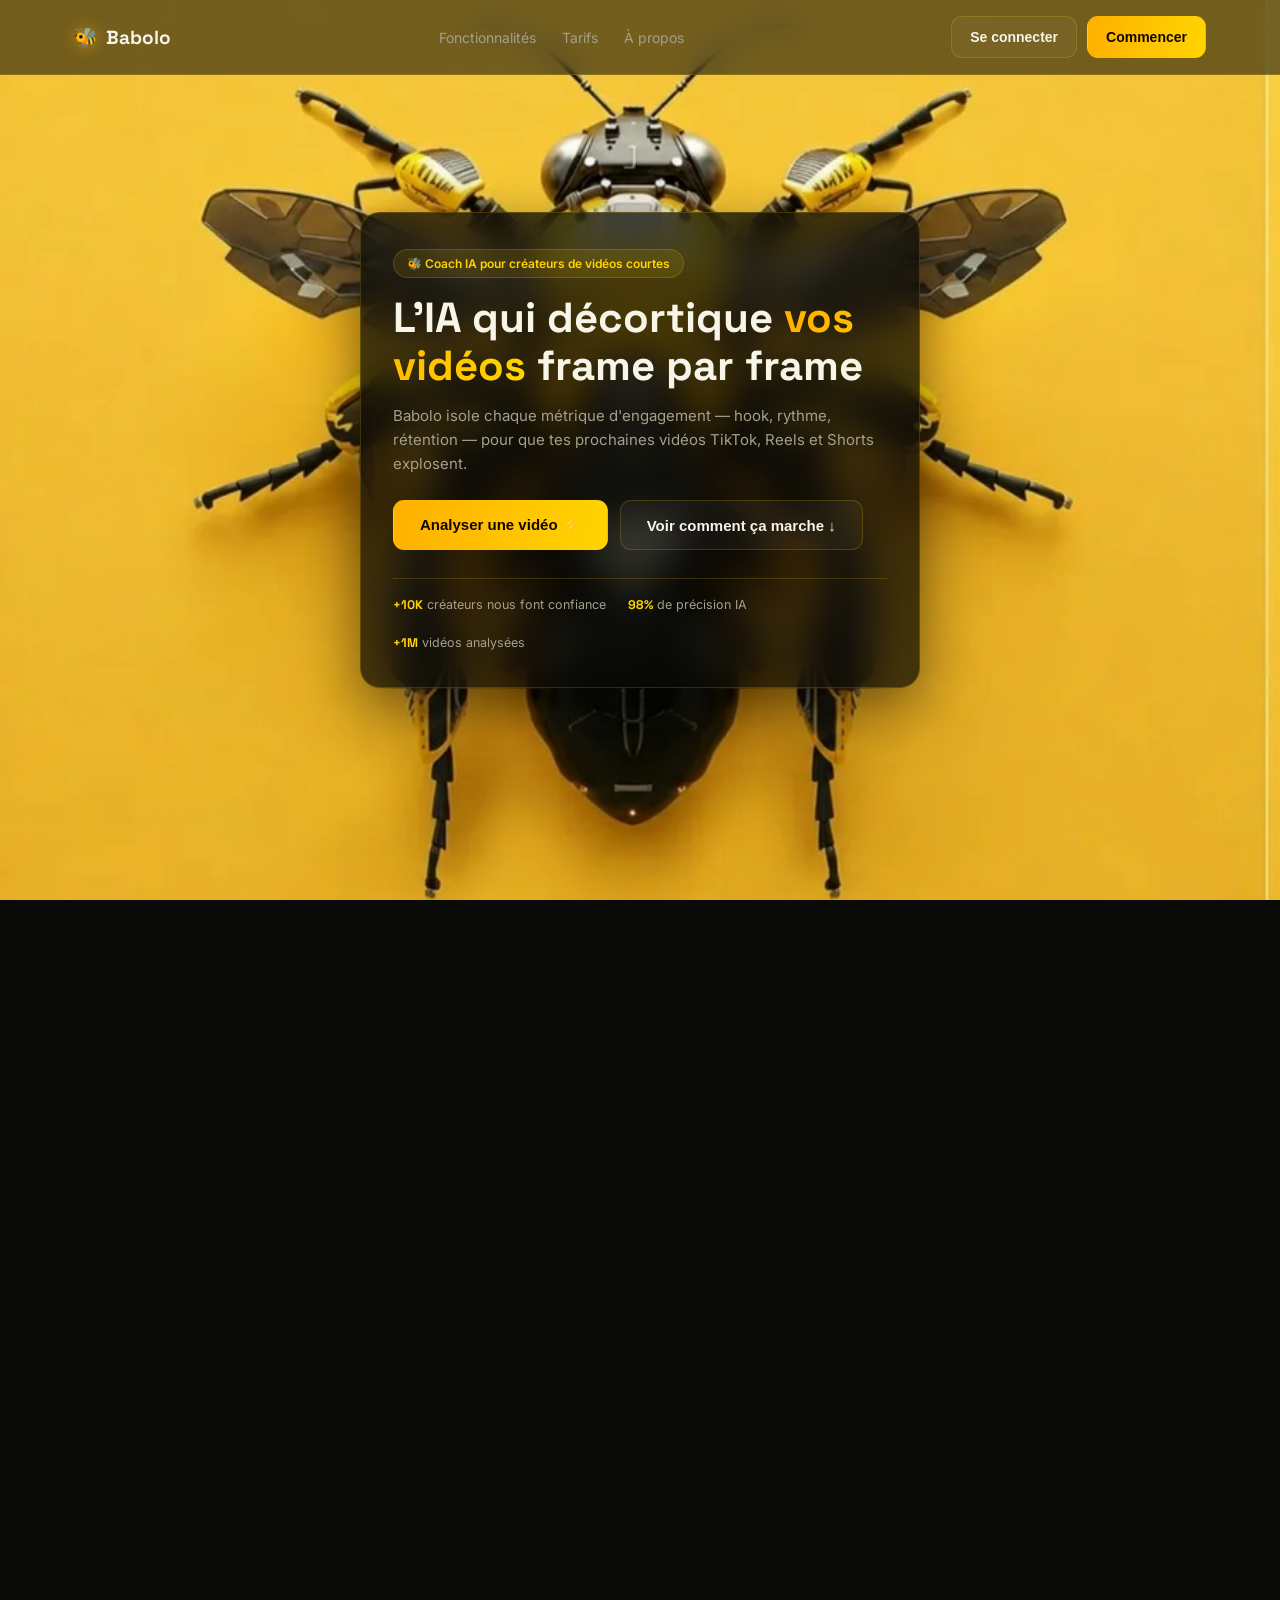
<file: index.html>
<!DOCTYPE html>
<html lang="fr">
<head>
<meta charset="UTF-8">
<meta name="viewport" content="width=device-width, initial-scale=1.0">
<title>Babolo — Coach IA pour créateurs de vidéos courtes | TikTok, Reels, Shorts</title>
<meta name="description" content="Babolo analyse tes vidéos TikTok, Reels et Shorts avec une vraie IA : score de viralité, conseils d'accroche et de rythme, légendes en français et créole. Paiement local Natcash, MonCash, USDT.">
<link rel="canonical" href="https://babolo.app/">

<meta property="og:type" content="website">
<meta property="og:site_name" content="Babolo">
<meta property="og:title" content="Babolo — Coach IA pour créateurs de vidéos courtes">
<meta property="og:description" content="Score de viralité, conseils concrets et légendes bilingues FR/Créole pour tes vidéos TikTok, Reels et Shorts.">
<meta property="og:image" content="https://babolo.app/assets/og-image.png">
<meta property="og:url" content="https://babolo.app/">
<meta property="og:locale" content="fr_HT">

<meta name="twitter:card" content="summary_large_image">
<meta name="twitter:title" content="Babolo — Coach IA pour créateurs de vidéos courtes">
<meta name="twitter:description" content="Score de viralité, conseils concrets et légendes bilingues FR/Créole pour tes vidéos TikTok, Reels et Shorts.">
<meta name="twitter:image" content="https://babolo.app/assets/og-image.png">

<meta name="theme-color" content="#0b0f19">
<meta name="color-scheme" content="dark">
<link rel="icon" type="image/png" sizes="32x32" href="assets/favicon-32.png">
<link rel="icon" type="image/png" sizes="512x512" href="assets/favicon-512.png">
<link rel="apple-touch-icon" href="assets/favicon-512.png">

<script type="application/ld+json">
{
  "@context": "https://schema.org",
  "@type": "SoftwareApplication",
  "name": "Babolo",
  "applicationCategory": "BusinessApplication",
  "operatingSystem": "Web",
  "description": "Coach IA pour créateurs de vidéos courtes : analyse TikTok/Reels/Shorts, score de viralité, conseils bilingues français/créole haïtien.",
  "offers": { "@type": "Offer", "price": "0", "priceCurrency": "HTG" }
}
</script>

<link rel="preconnect" href="https://fonts.googleapis.com">
<link href="https://fonts.googleapis.com/css2?family=Space+Grotesk:wght@500;600;700&family=Inter:wght@400;500;600;700&display=swap" rel="stylesheet">
<link rel="stylesheet" href="css/style.css">
</head>
<body>

<canvas id="sequence-canvas"></canvas>

<div id="loading-screen">
  <div class="loader-bee">🐝</div>
  <div class="loader-bar"><div class="loader-fill" id="loader-fill"></div></div>
  <div class="loader-text">Chargement de l'expérience…</div>
</div>

<header class="navbar">
  <div class="navbar-inner">
    <div class="nav-logo"><span class="nav-logo-icon">🐝</span> Babolo</div>
    <nav class="nav-links">
      <a href="#comment-ca-marche">Fonctionnalités</a>
      <a href="#tarifs">Tarifs</a>
      <a href="#a-propos">À propos</a>
    </nav>
    <div class="nav-actions">
      <button class="btn btn-ghost" id="nav-login">Se connecter</button>
      <button class="btn btn-flame" id="nav-signup">Commencer</button>
    </div>
  </div>
</header>

<main class="scroll-content">

  <section class="hero-spacer" id="hero">
    <div class="card glass-card hero-card" data-card="1">
      <div class="hero-badge">🐝 Coach IA pour créateurs de vidéos courtes</div>
      <h1 class="hero-title">L'IA qui décortique <span class="text-gradient">vos vidéos</span> frame par frame</h1>
      <p class="hero-sub">Babolo isole chaque métrique d'engagement — hook, rythme, rétention — pour que tes prochaines vidéos TikTok, Reels et Shorts explosent.</p>
      <div class="hero-ctas">
        <button class="btn btn-flame btn-lg" id="hero-cta">Analyser une vidéo ⚡</button>
        <button class="btn btn-ghost btn-lg" id="hero-scroll-hint">Voir comment ça marche ↓</button>
      </div>
      <div class="hero-stats">
        <div><b>+10K</b> créateurs nous font confiance</div>
        <div><b>98%</b> de précision IA</div>
        <div><b>+1M</b> vidéos analysées</div>
      </div>
    </div>
  </section>

  <section class="mid-spacer" id="comment-ca-marche">
    <div class="card glass-card feature-card" data-card="2">
      <div class="tag">Diagnostic IA</div>
      <h2>Chaque frame compte</h2>
      <p>Gemini regarde et écoute réellement ta vidéo — pas une devinette générique. Score de viralité sur 100, hook, rythme, adéquation niche, benchmarké contre de vrais comptes de ta taille.</p>
      <div class="feature-grid">
        <div class="feature-pill">🎯 Score /100</div>
        <div class="feature-pill">🪝 Analyse du hook</div>
        <div class="feature-pill">✂️ Courbe de rétention</div>
        <div class="feature-pill">📊 Benchmark réel</div>
      </div>
    </div>
  </section>

  <section class="end-spacer" id="tarifs">
    <div class="card glass-card feature-card" data-card="3">
      <div class="tag">Dashboard & Résultats</div>
      <h2>Vois exactement ce qui marche</h2>
      <p>Légendes en français et créole, hashtags prêts à copier, simulation de performance, et le suivi de ta progression analyse après analyse.</p>
      <button class="btn btn-flame btn-lg" id="final-cta">Créer mon compte gratuitement 🐝</button>
    </div>
  </section>

</main>

<script src="js/app.js"></script>
</body>
</html>
</file>
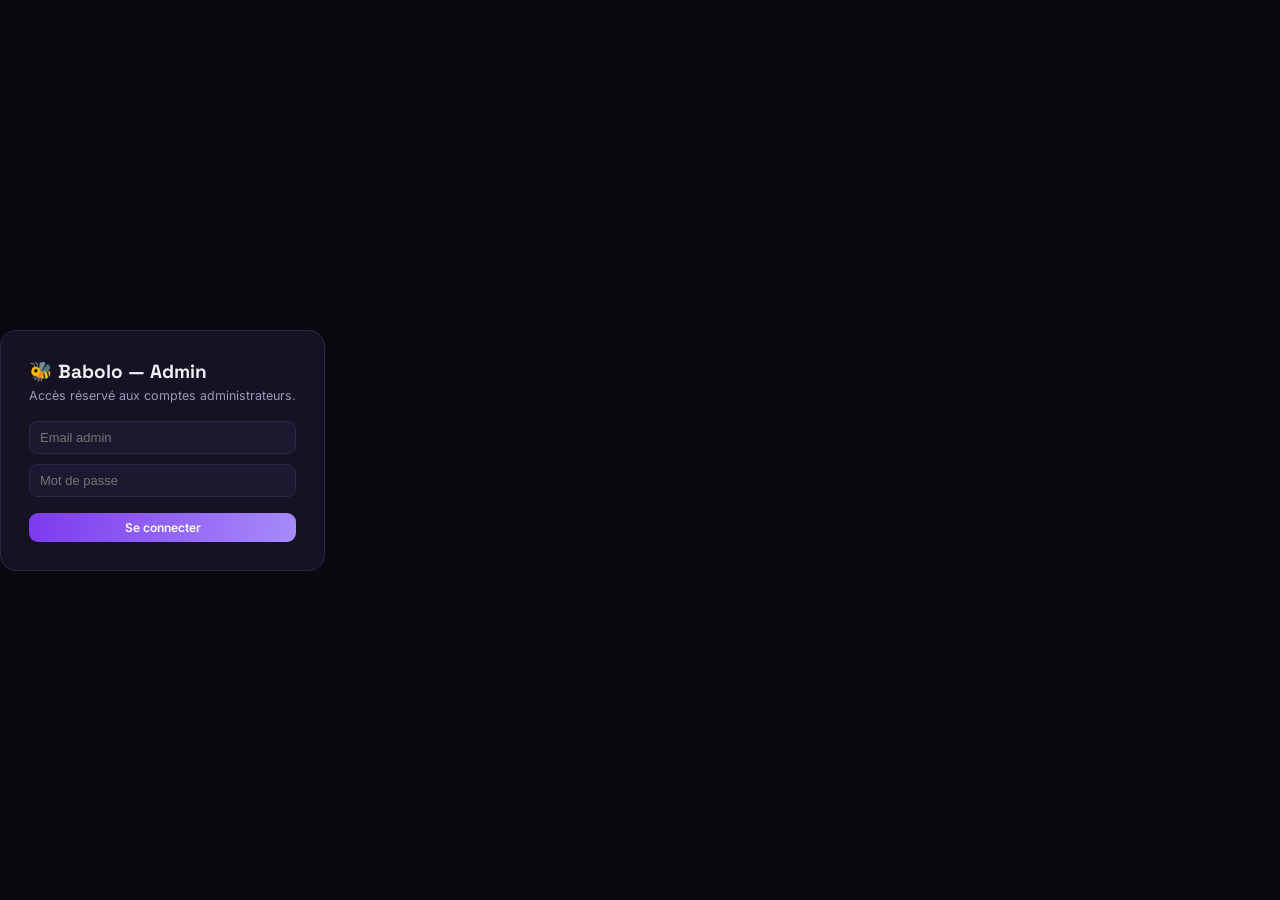
<file: admin.html>
<!DOCTYPE html>
<html lang="fr">
<head>
<meta charset="UTF-8">
<meta name="viewport" content="width=device-width, initial-scale=1.0">
<title>Babolo — Admin Console</title>
<meta name="robots" content="noindex, nofollow">
<link rel="preconnect" href="https://fonts.googleapis.com">
<link href="https://fonts.googleapis.com/css2?family=Space+Grotesk:wght@600;700&family=Inter:wght@400;500;600;700&family=JetBrains+Mono:wght@500&display=swap" rel="stylesheet">
<style>
  :root{
    color-scheme: dark;
    --bg:#0a0910; --bg-elev:#141223; --bg-elev-2:#1b1830;
    --border:#2a2645; --text:#f1f0f7; --text-dim:#9b97b8; --text-faint:#5f5c7a;
    --mauve-1:#a78bfa; --mauve-2:#7c3aed; --lime:#c6ff5e; --danger:#ff5f6d; --amber:#ffb020;
  }
  *{box-sizing:border-box;}
  body{margin:0;background:var(--bg);color:var(--text);font-family:'Inter',sans-serif;}
  h1,h2,.display{font-family:'Space Grotesk',sans-serif;}
  .mono{font-family:'JetBrains Mono',monospace;}
  button{font-family:inherit;cursor:pointer;}
  ::-webkit-scrollbar{width:8px;} ::-webkit-scrollbar-thumb{background:var(--border);border-radius:8px;}

  #app{display:flex; min-height:100vh;}
  .sidebar{width:230px; flex-shrink:0; background:var(--bg-elev); border-right:1px solid var(--border); padding:20px 14px; display:flex; flex-direction:column; gap:4px;}
  .sidebar-logo{display:flex; align-items:center; gap:8px; font-weight:700; font-size:17px; padding:8px 10px 20px;}
  .sidebar-logo .badge{font-size:10px; background:var(--mauve-2); color:#fff; padding:2px 7px; border-radius:100px; margin-left:4px;}
  .nav-item{display:flex; align-items:center; gap:10px; padding:10px 12px; border-radius:10px; color:var(--text-dim); font-size:13.5px; font-weight:600; background:none; border:none; text-align:left; width:100%;}
  .nav-item.active{background:rgba(167,139,250,.12); color:var(--mauve-1);}
  .nav-item:hover:not(.active){background:rgba(255,255,255,.03);}

  .main{flex:1; padding:26px 30px; max-width:1200px;}
  .topbar{display:flex; justify-content:space-between; align-items:center; margin-bottom:24px;}
  .topbar h1{font-size:22px; margin:0;}
  .topbar p{color:var(--text-dim); font-size:13px; margin:4px 0 0;}

  .stat-grid{display:grid; grid-template-columns:repeat(auto-fit,minmax(160px,1fr)); gap:12px; margin-bottom:26px;}
  .stat-card{background:var(--bg-elev); border:1px solid var(--border); border-radius:14px; padding:16px;}
  .stat-card .stat-label{font-size:11px; text-transform:uppercase; letter-spacing:.05em; color:var(--text-faint); font-weight:600;}
  .stat-card .stat-value{font-family:'Space Grotesk'; font-size:24px; font-weight:700; margin-top:6px;}

  .card{background:var(--bg-elev); border:1px solid var(--border); border-radius:16px; padding:20px; margin-bottom:20px;}
  .card-title{font-size:14px; font-weight:700; margin-bottom:14px; display:flex; justify-content:space-between; align-items:center;}

  table{width:100%; border-collapse:collapse; font-size:13px;}
  th{text-align:left; color:var(--text-faint); font-weight:600; font-size:11px; text-transform:uppercase; letter-spacing:.04em; padding:8px 10px; border-bottom:1px solid var(--border);}
  td{padding:10px; border-bottom:1px solid rgba(255,255,255,.03); vertical-align:middle;}
  tr:last-child td{border-bottom:none;}

  .btn{border-radius:9px; padding:7px 12px; font-size:12px; font-weight:600; border:1px solid var(--border); background:var(--bg-elev-2); color:var(--text);}
  .btn:hover{border-color:var(--mauve-1);}
  .btn-mauve{background:linear-gradient(100deg,var(--mauve-2),var(--mauve-1)); color:#fff; border:none;}
  .btn-danger{background:rgba(255,95,109,.12); color:var(--danger); border-color:rgba(255,95,109,.3);}
  .btn-sm{padding:5px 10px; font-size:11px;}
  .btn-row{display:flex; gap:6px;}

  .badge{font-size:10.5px; font-weight:700; padding:3px 9px; border-radius:100px; text-transform:uppercase;}
  .badge-free{background:var(--bg-elev-2); color:var(--text-dim);}
  .badge-premium{background:linear-gradient(100deg,var(--mauve-2),var(--mauve-1)); color:#fff;}
  .badge-pending{background:rgba(255,176,32,.12); color:var(--amber);}

  .input{background:var(--bg-elev-2); border:1px solid var(--border); color:var(--text); border-radius:8px; padding:8px 10px; font-size:13px; width:100%;}

  #login-screen{min-height:100vh; display:flex; align-items:center; justify-content:center; background:var(--bg);}
  .login-box{width:100%; max-width:340px; background:var(--bg-elev); border:1px solid var(--border); border-radius:16px; padding:28px;}
  .login-box h1{font-size:19px; margin:0 0 4px;}
  .login-box p{color:var(--text-dim); font-size:12.5px; margin:0 0 18px;}
  .login-box form{display:flex; flex-direction:column; gap:10px;}

  .toast{position:fixed; bottom:24px; left:50%; transform:translateX(-50%); background:var(--bg-elev-2); border:1px solid var(--border); padding:10px 18px; border-radius:100px; font-size:13px; font-weight:600; z-index:60; opacity:0; transition:opacity .2s;}
  .toast.show{opacity:1;}
  .empty-state{color:var(--text-faint); font-size:13px; padding:20px; text-align:center;}
  .hidden{display:none !important;}

  @media (max-width:820px){
    #app{flex-direction:column;}
    .sidebar{width:100%; flex-direction:row; overflow-x:auto; border-right:none; border-bottom:1px solid var(--border); padding:10px 8px;}
    .sidebar-logo{display:none;}
    .nav-item{width:auto; flex-shrink:0; white-space:nowrap; padding:8px 12px;}
    .main{padding:18px;}
    table{font-size:11.5px;}
    .stat-grid{grid-template-columns:repeat(2,1fr);}
  }
</style>
</head>
<body>
<div id="toast" class="toast"></div>
<div id="app"></div>

<script>
const API_BASE = 'https://api.babolo.app';

const state = {
  token: null,
  route: 'overview',
  users: [],
  deposits: [],
  alerts: [],
  loading: false,
};

async function apiFetch(path, options = {}) {
  const headers = { ...(options.headers || {}) };
  if (state.token) headers['Authorization'] = `Bearer ${state.token}`;
  const res = await fetch(`${API_BASE}${path}`, { ...options, headers });
  let body = null;
  try { body = await res.json(); } catch (_) {}
  if (!res.ok) {
    const err = new Error(body?.error || `Erreur ${res.status}`);
    err.status = res.status;
    throw err;
  }
  return body;
}

function toast(msg){
  const t = document.getElementById('toast');
  t.textContent = msg;
  t.classList.add('show');
  clearTimeout(window.__toastTimer);
  window.__toastTimer = setTimeout(()=>t.classList.remove('show'), 2600);
}

function renderLogin(){
  document.getElementById('app').innerHTML = `
    <div id="login-screen">
      <div class="login-box">
        <h1>🐝 Babolo — Admin</h1>
        <p>Accès réservé aux comptes administrateurs.</p>
        <form id="login-form">
          <input class="input" type="email" id="login-email" placeholder="Email admin" required>
          <input class="input" type="password" id="login-pass" placeholder="Mot de passe" required>
          <button type="submit" class="btn btn-mauve" style="margin-top:6px;">Se connecter</button>
        </form>
      </div>
    </div>
  `;
  document.getElementById('login-form').onsubmit = async (e) => {
    e.preventDefault();
    const email = document.getElementById('login-email').value;
    const password = document.getElementById('login-pass').value;
    try {
      const data = await apiFetch('/api/v1/auth/login', {
        method: 'POST', headers: {'Content-Type':'application/json'},
        body: JSON.stringify({ email, password }),
      });
      state.token = data.token;
      try {
        await apiFetch('/api/v1/admin/users?limit=1');
        render();
      } catch (err) {
        if (err.status === 403) {
          toast('Ce compte n\'est pas administrateur');
        } else {
          toast(`Erreur : ${err.message}`);
        }
        state.token = null;
      }
    } catch (err) {
      toast(`Connexion échouée : ${err.message}`);
    }
  };
}

function go(route){ state.route = route; render(); }

function renderShell(){
  return `
    <div id="app-shell" style="display:flex; width:100%;">
      <aside class="sidebar">
        <div class="sidebar-logo">🐝 Babolo <span class="badge">ADMIN</span></div>
        <button class="nav-item ${state.route==='overview'?'active':''}" data-route="overview">📊 Overview</button>
        <button class="nav-item ${state.route==='users'?'active':''}" data-route="users">👥 Utilisateurs</button>
        <button class="nav-item ${state.route==='deposits'?'active':''}" data-route="deposits">💳 Dépôts</button>
        <button class="nav-item ${state.route==='alerts'?'active':''}" data-route="alerts">🚨 Alertes</button>
        <button class="nav-item ${state.route==='support'?'active':''}" data-route="support">💬 Support</button>
      </aside>
      <main class="main" id="main-content"></main>
    </div>
  `;
}

async function renderOverview(){
  const el = document.getElementById('main-content');
  el.innerHTML = `<div class="topbar"><div><h1>Vue d'ensemble</h1><p>Chargement…</p></div></div>`;
  try {
    const [users, deposits, alerts] = await Promise.all([
      apiFetch('/api/v1/admin/users?limit=200'),
      apiFetch('/api/v1/admin/deposits?status=pending'),
      apiFetch('/api/v1/admin/alerts'),
    ]);
    state.users = users; state.deposits = deposits; state.alerts = alerts;
    const premiumCount = users.filter(u => u.tier === 'premium').length;
    el.innerHTML = `
      <div class="topbar"><div><h1>Vue d'ensemble</h1><p>État actuel de la plateforme, en direct.</p></div></div>
      <div class="stat-grid">
        <div class="stat-card"><div class="stat-label">Utilisateurs</div><div class="stat-value">${users.length}</div></div>
        <div class="stat-card"><div class="stat-label">Comptes Premium</div><div class="stat-value">${premiumCount}</div></div>
        <div class="stat-card"><div class="stat-label">Dépôts en attente</div><div class="stat-value">${deposits.length}</div></div>
        <div class="stat-card"><div class="stat-label">Alertes non résolues</div><div class="stat-value">${alerts.length}</div></div>
      </div>
      <div class="card">
        <div class="card-title">⚠️ Ce panneau affiche des chiffres réels, pas des estimations</div>
        <p style="color:var(--text-dim); font-size:12.5px; margin:0;">Contrairement à un dashboard "démo", chaque nombre ci-dessus vient d'un vrai appel à ton backend. Pas de graphique de revenus/coûts IA pour l'instant — ces données ne sont pas encore trackées côté serveur, à construire si besoin plutôt que d'afficher des chiffres inventés.</p>
      </div>
    `;
  } catch (err) {
    el.innerHTML = `<div class="topbar"><h1>Vue d'ensemble</h1></div><div class="empty-state">Erreur de chargement : ${err.message}</div>`;
  }
}

async function renderUsers(){
  const el = document.getElementById('main-content');
  el.innerHTML = `<div class="topbar"><h1>Utilisateurs</h1></div><div class="empty-state">Chargement…</div>`;
  try {
    const users = await apiFetch('/api/v1/admin/users?limit=200');
    state.users = users;
    el.innerHTML = `
      <div class="topbar"><div><h1>Utilisateurs</h1><p>${users.length} compte(s)</p></div></div>
      <div class="card">
        <table>
          <thead><tr><th>Email</th><th>Nom</th><th>Plan</th><th>Wallet</th><th>TikTok</th><th>Actions</th></tr></thead>
          <tbody>
            ${users.map(u => `
              <tr>
                <td>${u.email}</td>
                <td>${u.display_name}</td>
                <td><span class="badge ${u.tier==='premium'?'badge-premium':'badge-free'}">${u.tier}</span></td>
                <td class="mono">${Number(u.balance_htg).toFixed(2)} HTG / $${Number(u.balance_usd).toFixed(2)}</td>
                <td>${u.tiktok_username ? `@${u.tiktok_username} (${u.tiktok_tier||'?'})` : '—'}</td>
                <td>
                  <div class="btn-row">
                    <button class="btn btn-sm btn-mauve" data-action="premium" data-id="${u.id}">Premium</button>
                    <button class="btn btn-sm" data-action="credit" data-id="${u.id}">Créditer</button>
                  </div>
                </td>
              </tr>
            `).join('')}
          </tbody>
        </table>
        ${users.length===0 ? '<div class="empty-state">Aucun utilisateur.</div>' : ''}
      </div>
    `;
    el.querySelectorAll('[data-action="premium"]').forEach(btn => {
      btn.onclick = async () => {
        const days = prompt('Nombre de jours de Premium à offrir :', '30');
        if (!days) return;
        try {
          await apiFetch(`/api/v1/admin/users/${btn.dataset.id}/premium`, {
            method: 'POST', headers: {'Content-Type':'application/json'},
            body: JSON.stringify({ days: parseInt(days, 10) }),
          });
          toast('Premium activé ✅');
          renderUsers();
        } catch (err) { toast(`Erreur : ${err.message}`); }
      };
    });
    el.querySelectorAll('[data-action="credit"]').forEach(btn => {
      btn.onclick = async () => {
        const currency = prompt('Devise (HTG ou USD) :', 'HTG');
        if (!currency) return;
        const amount = prompt(`Montant à créditer en ${currency.toUpperCase()} :`, '100');
        if (!amount) return;
        try {
          await apiFetch(`/api/v1/admin/wallet/${btn.dataset.id}/credit`, {
            method: 'POST', headers: {'Content-Type':'application/json'},
            body: JSON.stringify({ currency: currency.toUpperCase(), amount: parseFloat(amount) }),
          });
          toast('Wallet crédité ✅');
          renderUsers();
        } catch (err) { toast(`Erreur : ${err.message}`); }
      };
    });
  } catch (err) {
    el.innerHTML = `<div class="topbar"><h1>Utilisateurs</h1></div><div class="empty-state">Erreur : ${err.message}</div>`;
  }
}

async function renderDeposits(){
  const el = document.getElementById('main-content');
  el.innerHTML = `<div class="topbar"><h1>Dépôts en attente</h1></div><div class="empty-state">Chargement…</div>`;
  try {
    const deposits = await apiFetch('/api/v1/admin/deposits?status=pending');
    state.deposits = deposits;
    el.innerHTML = `
      <div class="topbar"><div><h1>Dépôts en attente</h1><p>Natcash / MonCash — vérification manuelle</p></div></div>
      <div class="card">
        <table>
          <thead><tr><th>Utilisateur</th><th>Méthode</th><th>Montant</th><th>Émetteur</th><th>Preuve</th><th>Actions</th></tr></thead>
          <tbody>
            ${deposits.map(d => `
              <tr>
                <td>${d.user_email || '<i>orphelin</i>'}</td>
                <td><span class="badge badge-pending">${d.method}</span></td>
                <td class="mono">${d.amount_htg ? Number(d.amount_htg).toFixed(2)+' HTG' : '—'}</td>
                <td>${d.sender_number || '—'}</td>
                <td>${d.proof_path ? `<button class="btn btn-sm" data-action="view-proof" data-id="${d.id}">📎 Voir</button>` : '—'}</td>
                <td>
                  <div class="btn-row">
                    <button class="btn btn-sm btn-mauve" data-action="approve" data-id="${d.id}">Approuver</button>
                    <button class="btn btn-sm btn-danger" data-action="reject" data-id="${d.id}">Rejeter</button>
                  </div>
                </td>
              </tr>
            `).join('')}
          </tbody>
        </table>
        ${deposits.length===0 ? '<div class="empty-state">Aucun dépôt en attente 🎉</div>' : ''}
      </div>
    `;
    el.querySelectorAll('[data-action="view-proof"]').forEach(btn => {
      btn.onclick = async () => {
        try{
          const res = await fetch(`${API_BASE}/api/v1/admin/deposits/${btn.dataset.id}/proof`, { headers: { 'Authorization': `Bearer ${state.token}` } });
          if(!res.ok) throw new Error('Impossible de charger la preuve');
          const blob = await res.blob();
          window.open(URL.createObjectURL(blob), '_blank');
        }catch(err){ toast(`Erreur : ${err.message}`); }
      };
    });
    el.querySelectorAll('[data-action="approve"]').forEach(btn => {
      btn.onclick = async () => {
        if (!confirm('Approuver ce dépôt et créditer le wallet ?')) return;
        try {
          await apiFetch(`/api/v1/admin/deposits/${btn.dataset.id}/approve`, { method: 'POST' });
          toast('Dépôt approuvé, wallet crédité ✅');
          renderDeposits();
        } catch (err) { toast(`Erreur : ${err.message}`); }
      };
    });
    el.querySelectorAll('[data-action="reject"]').forEach(btn => {
      btn.onclick = async () => {
        const reason = prompt('Raison du rejet (optionnel) :', '');
        try {
          await apiFetch(`/api/v1/admin/deposits/${btn.dataset.id}/reject`, {
            method: 'POST', headers: {'Content-Type':'application/json'},
            body: JSON.stringify({ reason }),
          });
          toast('Dépôt rejeté');
          renderDeposits();
        } catch (err) { toast(`Erreur : ${err.message}`); }
      };
    });
  } catch (err) {
    el.innerHTML = `<div class="topbar"><h1>Dépôts</h1></div><div class="empty-state">Erreur : ${err.message}</div>`;
  }
}

async function renderAlerts(){
  const el = document.getElementById('main-content');
  el.innerHTML = `<div class="topbar"><h1>Alertes système</h1></div><div class="empty-state">Chargement…</div>`;
  try {
    const alerts = await apiFetch('/api/v1/admin/alerts');
    state.alerts = alerts;
    el.innerHTML = `
      <div class="topbar"><div><h1>Alertes système</h1><p>Échecs automatiques (téléchargement TikTok, RapidAPI, etc.)</p></div></div>
      <div class="card">
        <table>
          <thead><tr><th>Type</th><th>Message</th><th>Date</th><th>Action</th></tr></thead>
          <tbody>
            ${alerts.map(a => `
              <tr>
                <td class="mono" style="font-size:11px;">${a.kind}</td>
                <td>${a.message}</td>
                <td class="mono" style="font-size:11px;">${new Date(a.created_at).toLocaleString('fr-FR')}</td>
                <td><button class="btn btn-sm" data-action="resolve" data-id="${a.id}">Marquer résolu</button></td>
              </tr>
            `).join('')}
          </tbody>
        </table>
        ${alerts.length===0 ? '<div class="empty-state">Aucune alerte active 🎉</div>' : ''}
      </div>
    `;
    el.querySelectorAll('[data-action="resolve"]').forEach(btn => {
      btn.onclick = async () => {
        try {
          await apiFetch(`/api/v1/admin/alerts/${btn.dataset.id}/resolve`, { method: 'POST' });
          toast('Alerte résolue');
          renderAlerts();
        } catch (err) { toast(`Erreur : ${err.message}`); }
      };
    });
  } catch (err) {
    el.innerHTML = `<div class="topbar"><h1>Alertes</h1></div><div class="empty-state">Erreur : ${err.message}</div>`;
  }
}

async function renderSupportList(){
  const el = document.getElementById('main-content');
  el.innerHTML = `<div class="topbar"><h1>Support</h1></div><div class="empty-state">Chargement…</div>`;
  try{
    const convos = await apiFetch('/api/v1/admin/support');
    el.innerHTML = `
      <div class="topbar"><div><h1>Support</h1><p>${convos.length} conversation(s)</p></div></div>
      <div class="card">
        <table>
          <thead><tr><th>Utilisateur</th><th>Dernier message</th><th>De</th><th>Date</th></tr></thead>
          <tbody>
            ${convos.map(c => `
              <tr style="cursor:pointer;" data-action="open-thread" data-id="${c.user_id}">
                <td>${c.user_email}</td>
                <td style="max-width:300px;overflow:hidden;text-overflow:ellipsis;white-space:nowrap;">${c.last_message}</td>
                <td><span class="badge ${c.last_sender==='user'?'badge-pending':'badge-premium'}">${c.last_sender}</span></td>
                <td class="mono" style="font-size:11px;">${new Date(c.last_at).toLocaleString('fr-FR')}</td>
              </tr>
            `).join('')}
          </tbody>
        </table>
        ${convos.length===0 ? '<div class="empty-state">Aucun message pour l\'instant.</div>' : ''}
      </div>
    `;
    el.querySelectorAll('[data-action="open-thread"]').forEach(row => {
      row.onclick = () => { state.currentThreadUserId = row.dataset.id; state.route = 'support-thread'; render(); };
    });
  }catch(err){
    el.innerHTML = `<div class="topbar"><h1>Support</h1></div><div class="empty-state">Erreur : ${err.message}</div>`;
  }
}

async function renderSupportThread(){
  const el = document.getElementById('main-content');
  const uid = state.currentThreadUserId;
  el.innerHTML = `<div class="topbar"><button class="btn btn-sm" id="back-to-list">← Retour</button></div><div class="empty-state">Chargement…</div>`;
  document.getElementById('back-to-list').onclick = () => { state.route = 'support'; render(); };
  try{
    const msgs = await apiFetch(`/api/v1/admin/support/${uid}`);
    el.innerHTML = `
      <div class="topbar"><button class="btn btn-sm" id="back-to-list">← Retour</button></div>
      <div class="card" style="max-width:600px;">
        <div style="display:flex;flex-direction:column;gap:10px;max-height:420px;overflow-y:auto;margin-bottom:14px;">
          ${msgs.map(m => `
            <div style="align-self:${m.sender==='user'?'flex-start':'flex-end'};max-width:80%;background:${m.sender==='user'?'var(--bg-elev-2)':'var(--mauve-2)'};color:${m.sender==='user'?'var(--text)':'#fff'};padding:10px 13px;border-radius:12px;font-size:13.5px;">
              ${m.message}
            </div>
          `).join('')}
        </div>
        <form id="reply-form" style="display:flex;gap:8px;">
          <input class="input" id="reply-input" placeholder="Répondre…" style="flex:1;">
          <button type="submit" class="btn btn-mauve">Envoyer</button>
        </form>
      </div>
    `;
    document.getElementById('back-to-list').onclick = () => { state.route = 'support'; render(); };
    document.getElementById('reply-form').onsubmit = async (e) => {
      e.preventDefault();
      const input = document.getElementById('reply-input');
      const message = input.value.trim();
      if(!message) return;
      try{
        await apiFetch(`/api/v1/admin/support/${uid}/reply`, { method:'POST', headers:{'Content-Type':'application/json'}, body: JSON.stringify({ message }) });
        input.value = '';
        renderSupportThread();
      }catch(err){ toast(`Erreur : ${err.message}`); }
    };
  }catch(err){
    el.innerHTML = `<div class="empty-state">Erreur : ${err.message}</div>`;
  }
}

function render(){
  if (!state.token) { renderLogin(); return; }
  document.getElementById('app').innerHTML = renderShell();
  document.querySelectorAll('.nav-item').forEach(btn => {
    btn.onclick = () => go(btn.dataset.route);
  });
  if (state.route === 'overview') renderOverview();
  else if (state.route === 'users') renderUsers();
  else if (state.route === 'deposits') renderDeposits();
  else if (state.route === 'alerts') renderAlerts();
  else if (state.route === 'support') renderSupportList();
  else if (state.route === 'support-thread') renderSupportThread();
}

render();
</script>
</body>
</html>
</file>
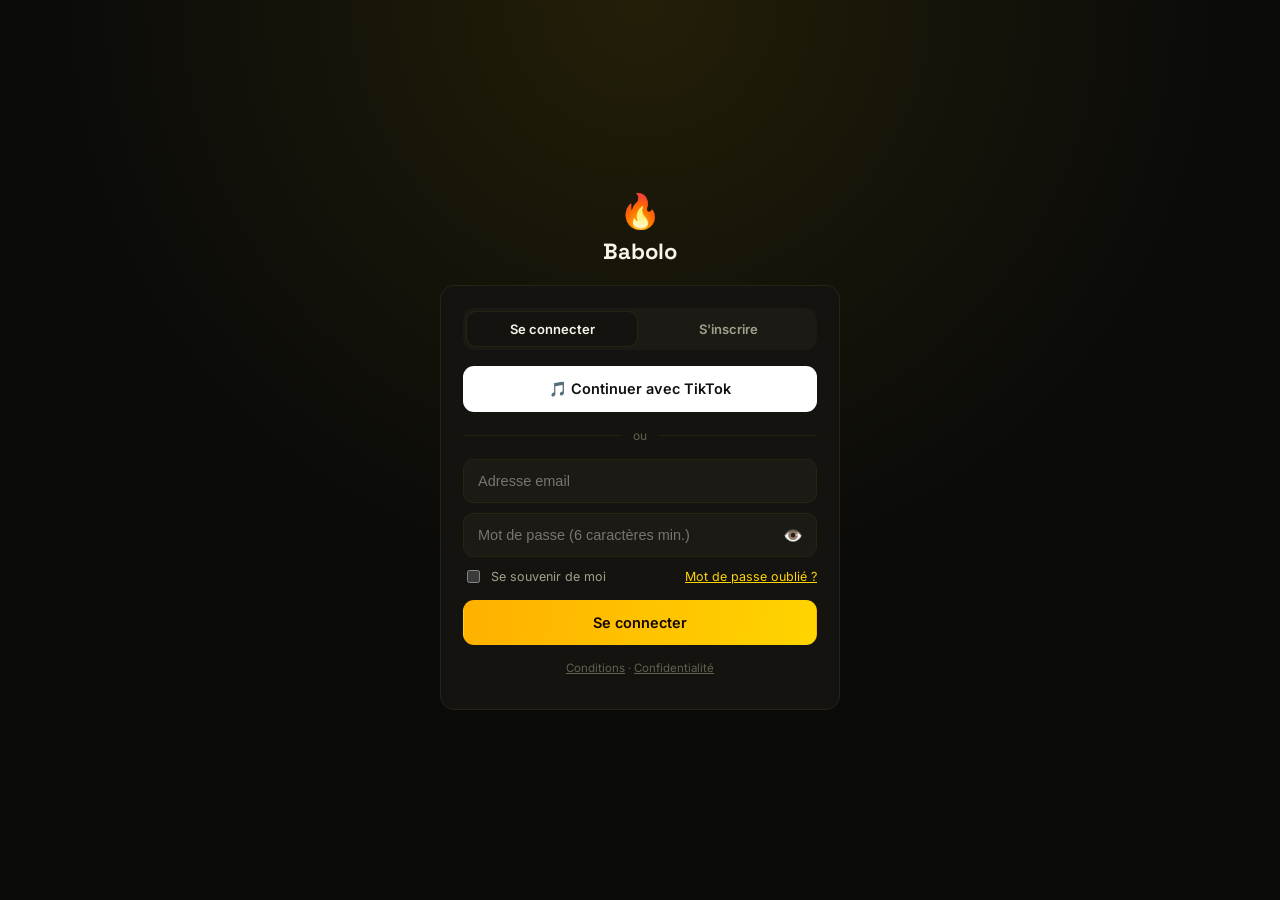
<file: app.html>
<!DOCTYPE html>
<html lang="fr">
<head>
<meta charset="UTF-8">
<meta name="viewport" content="width=device-width, initial-scale=1.0">
<title>Babolo — Application</title>
<meta name="robots" content="noindex, nofollow">
<meta name="theme-color" content="#0a0a09">
<meta name="color-scheme" content="dark">
<meta name="supported-color-schemes" content="dark">
<link rel="icon" type="image/png" sizes="32x32" href="assets/favicon-32.png">
<link rel="preconnect" href="https://fonts.googleapis.com">
<link href="https://fonts.googleapis.com/css2?family=Space+Grotesk:wght@500;600;700&family=Inter:wght@400;500;600;700&family=JetBrains+Mono:wght@500&display=swap" rel="stylesheet">
<style>
  :root{
    color-scheme: dark;
    --bg:#0a0a09; --bg-elev:#141310; --bg-elev-2:#1c1a15;
    --border:#272512; --border-soft:#1f1d12;
    --text:#f7f4e8; --text-dim:#a3a08c; --text-faint:#63604e;
    --hive-1:#ffd400; --hive-2:#ffb000; --lime:#c6ff5e; --amber:#ffb020; --danger:#ff5252;
  }
  *{box-sizing:border-box;}
  html,body{margin:0;padding:0;background:var(--bg);color:var(--text);font-family:'Inter',sans-serif;-webkit-font-smoothing:antialiased;}
  h1,h2,h3,.display{font-family:'Space Grotesk',sans-serif;}
  .mono{font-family:'JetBrains Mono',monospace;}
  a{color:inherit;} button{font-family:inherit;cursor:pointer;}
  ::-webkit-scrollbar{width:8px;} ::-webkit-scrollbar-thumb{background:var(--border);border-radius:8px;}

  .flame-text{background:linear-gradient(100deg,var(--hive-2),var(--hive-1));-webkit-background-clip:text;background-clip:text;color:transparent;}
  .flame-ring{position:relative;}
  .flame-ring::before{content:"";position:absolute;inset:-1px;border-radius:inherit;background:linear-gradient(120deg,var(--hive-1),var(--hive-2),var(--hive-1));background-size:300% 300%;z-index:-1;animation:flameshift 6s ease infinite;opacity:.9;}
  @keyframes flameshift{0%{background-position:0% 50%}50%{background-position:100% 50%}100%{background-position:0% 50%}}

  .card{background:var(--bg-elev);border:1px solid var(--border);border-radius:14px;}
  .input{width:100%;background:var(--bg-elev-2);border:1px solid var(--border);color:var(--text);border-radius:10px;padding:13px 14px;font-size:14.5px;outline:none;}
  .input:focus{border-color:var(--hive-1);}
  .btn{border-radius:11px;padding:13px 18px;font-weight:600;font-size:14.5px;border:1px solid transparent;}
  .btn:active{transform:scale(.98);}
  .btn-flame{background:linear-gradient(100deg,var(--hive-2),var(--hive-1));color:#120600;}
  .btn-ghost{background:transparent;border-color:var(--border);color:var(--text);}
  .btn-ghost:hover{border-color:var(--text-dim);}
  .btn-white{background:#fff;color:#111;}
  .tag{font-size:11px;letter-spacing:.06em;text-transform:uppercase;color:var(--text-dim);font-weight:600;}
  .notice{background:rgba(255,176,32,.08);border:1px solid rgba(255,176,32,.35);color:#ffd58a;border-radius:10px;padding:10px 12px;font-size:12.5px;line-height:1.5;}

  #app{min-height:100vh;display:flex;flex-direction:column;}
  header.topbar{position:sticky;top:0;z-index:20;background:rgba(10,10,9,.85);backdrop-filter:blur(10px);border-bottom:1px solid var(--border-soft);}
  .topbar-inner{max-width:1040px;margin:0 auto;padding:14px 20px;display:flex;align-items:center;justify-content:space-between;gap:12px;}
  .logo{display:flex;align-items:center;gap:8px;font-weight:700;font-size:19px;}
  .wallet-pill{display:flex;align-items:center;gap:8px;background:var(--bg-elev);border:1px solid var(--border);padding:7px 12px;border-radius:100px;font-size:13px;font-weight:600;}
  .avatar{width:32px;height:32px;border-radius:100%;background:linear-gradient(135deg,var(--hive-1),var(--hive-2));display:flex;align-items:center;justify-content:center;font-weight:700;font-size:13px;color:#1a0800;}
  main.container{max-width:1040px;margin:0 auto;padding:24px 20px 100px;width:100%;flex:1;}
  nav.bottomnav{position:sticky;bottom:0;z-index:20;background:rgba(10,10,9,.92);backdrop-filter:blur(10px);border-top:1px solid var(--border-soft);display:flex;justify-content:space-around;padding:8px 4px calc(8px + env(safe-area-inset-bottom));}
  .navbtn{background:none;border:none;color:var(--text-faint);display:flex;flex-direction:column;align-items:center;gap:3px;font-size:10.5px;font-weight:600;padding:6px 10px;border-radius:10px;}
  .navbtn .ic{font-size:18px;} .navbtn.active{color:var(--hive-2);}

  .login-wrap{min-height:100vh;display:flex;align-items:center;justify-content:center;padding:24px;background:radial-gradient(circle at 50% 0%, rgba(255,212,0,.10), transparent 55%), var(--bg);}
  .login-card{width:100%;max-width:400px;}
  .login-logo{text-align:center;margin-bottom:20px;}
  .or-sep{display:flex;align-items:center;gap:12px;color:var(--text-faint);font-size:12px;margin:16px 0;}
  .or-sep .line{flex:1;height:1px;background:var(--border);}
  .auth-toggle{display:flex;gap:6px;background:var(--bg-elev-2);padding:4px;border-radius:12px;margin-bottom:16px;}
  .auth-toggle button{flex:1;padding:9px;border:none;background:none;border-radius:9px;color:var(--text-dim);font-weight:600;font-size:13px;}
  .auth-toggle button.active{background:var(--bg-elev);color:var(--text);box-shadow:0 0 0 1px var(--border);}

  .niche-chips{display:flex;flex-wrap:wrap;gap:8px;}
  .niche-chip{border:1px solid var(--border);border-radius:100px;padding:8px 13px;background:var(--bg-elev-2);font-size:12.5px;font-weight:600;display:flex;align-items:center;gap:6px;cursor:pointer;}
  .niche-chip.selected{border-color:var(--hive-1);background:rgba(255,212,0,.1);color:var(--hive-2);}

  .gauge-wrap{display:flex;align-items:center;gap:16px;}
  .gauge-circle{position:relative;width:88px;height:88px;border-radius:100%;flex-shrink:0;background:conic-gradient(var(--gauge-color, var(--hive-1)) calc(var(--pct,0)*1%), var(--bg-elev-2) 0);}
  .gauge-circle::after{content:"";position:absolute;inset:8px;border-radius:100%;background:var(--bg-elev);}
  .gauge-circle .gauge-label{position:absolute;inset:0;display:flex;align-items:center;justify-content:center;font-family:'Space Grotesk';font-weight:700;font-size:20px;z-index:1;}
  .subscore-row{display:flex;justify-content:space-between;font-size:12.5px;color:var(--text-dim);padding:5px 0;border-bottom:1px solid var(--border-soft);}
  .subscore-row:last-child{border-bottom:none;}
  .mismatch-banner{background:rgba(255,176,32,.1);border:1px solid rgba(255,176,32,.4);border-radius:10px;padding:12px 14px;font-size:13px;color:#ffd58a;display:flex;gap:8px;align-items:flex-start;}
  .feedback-block{padding:14px 0;border-bottom:1px solid var(--border-soft);}
  .feedback-block:last-child{border-bottom:none;}
  .feedback-title{font-weight:700;font-size:13.5px;display:flex;align-items:center;gap:8px;margin-bottom:6px;}
  .feedback-timestamp{font-size:10.5px;background:var(--bg-elev-2);border:1px solid var(--border);border-radius:100px;padding:2px 8px;color:var(--text-dim);font-family:'JetBrains Mono';}
  .feedback-text{font-size:13px;color:var(--text-dim);margin-bottom:6px;line-height:1.5;}
  .feedback-suggestion{font-size:13px;background:rgba(198,255,94,.08);border-left:2px solid var(--lime);padding:8px 10px;border-radius:0 8px 8px 0;color:#e9ffcf;}
  .caption-tabs{display:flex;gap:6px;margin-bottom:10px;}
  .caption-tab-btn{flex:1;padding:8px;border-radius:9px;border:1px solid var(--border);background:var(--bg-elev-2);font-size:12px;font-weight:600;color:var(--text-dim);}
  .caption-tab-btn.active{border-color:var(--hive-1);color:var(--hive-2);background:rgba(255,212,0,.08);}
  .hashtag-chips{display:flex;flex-wrap:wrap;gap:6px;margin-top:10px;}
  .hashtag-chip{font-size:11.5px;background:var(--bg-elev-2);border:1px solid var(--border);border-radius:100px;padding:4px 10px;color:var(--hive-1);}
  .sim-grid{display:grid;grid-template-columns:repeat(4,1fr);gap:8px;}
  .sim-item{background:var(--bg-elev-2);border:1px solid var(--border);border-radius:10px;padding:12px 8px;text-align:center;}
  .sim-item .sim-val{font-family:'Space Grotesk';font-weight:700;font-size:14px;}
  .sim-item .sim-label{font-size:10px;color:var(--text-faint);margin-top:2px;}
  .sim-delta{font-size:10.5px;font-weight:700;margin-top:4px;}
  .sim-delta.up{color:var(--lime);} .sim-delta.down{color:var(--danger);}
  @media (max-width:480px){.sim-grid{grid-template-columns:repeat(2,1fr);}}
  .progress-badge{display:inline-flex;align-items:center;gap:6px;font-size:12.5px;font-weight:700;padding:6px 12px;border-radius:100px;}
  .progress-badge.up{background:rgba(198,255,94,.12);color:var(--lime);}
  .progress-badge.down{background:rgba(255,82,82,.12);color:var(--danger);}
  .progress-badge.stable{background:var(--bg-elev-2);color:var(--text-dim);}
  .profile-list{margin:0;padding:0 0 0 18px;font-size:13px;color:var(--text-dim);display:flex;flex-direction:column;gap:6px;}

  .grid2{display:grid;grid-template-columns:1fr 1fr;gap:12px;}
  @media (max-width:640px){.grid2{grid-template-columns:1fr;}}
  .tabbar{display:flex;gap:6px;background:var(--bg-elev-2);padding:4px;border-radius:12px;}
  .tabbtn{flex:1;padding:9px 10px;border:none;background:none;border-radius:9px;color:var(--text-dim);font-weight:600;font-size:13px;}
  .tabbtn.active{background:var(--bg-elev);color:var(--text);box-shadow:0 0 0 1px var(--border);}
  .dropzone{border:1.5px dashed var(--border);border-radius:12px;padding:26px 14px;text-align:center;color:var(--text-dim);font-size:13.5px;}
  .dropzone.has-file{border-color:var(--lime);color:var(--lime);border-style:solid;}
  .qr{width:150px;height:150px;background:#fff;border-radius:10px;margin:0 auto;display:flex;align-items:center;justify-content:center;}
  .balance-num{font-family:'Space Grotesk';font-weight:700;font-size:32px;letter-spacing:-.02em;}
  .badge-free{display:inline-block;padding:3px 9px;border-radius:100px;font-size:11px;font-weight:700;background:var(--bg-elev-2);color:var(--text-dim);border:1px solid var(--border);}
  .badge-premium{display:inline-block;padding:3px 9px;border-radius:100px;font-size:11px;font-weight:700;color:#1a0f00;background:linear-gradient(100deg,var(--hive-2),var(--hive-1));}
  .hist-item{padding:14px 0;border-bottom:1px solid var(--border-soft);}
  .hist-item:last-child{border-bottom:none;}
  .chat-scroll{display:flex;flex-direction:column;gap:10px;max-height:440px;overflow-y:auto;padding:4px 2px 12px;}
  .bubble{max-width:78%;padding:10px 13px;border-radius:14px;font-size:14px;line-height:1.5;}
  .bubble.me{align-self:flex-end;background:linear-gradient(100deg,var(--hive-2),var(--hive-1));color:#160800;border-bottom-right-radius:4px;}
  .bubble.support{align-self:flex-start;background:var(--bg-elev-2);border:1px solid var(--border);border-bottom-left-radius:4px;}
  .spinner{width:15px;height:15px;border-radius:100%;border:2px solid rgba(0,0,0,.25);border-top-color:#160800;animation:spin .7s linear infinite;display:inline-block;vertical-align:-2px;}
  @keyframes spin{to{transform:rotate(360deg)}}
  .toast{position:fixed;bottom:90px;left:50%;transform:translateX(-50%);background:var(--bg-elev);border:1px solid var(--border);padding:11px 18px;border-radius:100px;font-size:13.5px;font-weight:600;z-index:60;box-shadow:0 8px 30px rgba(0,0,0,.5);opacity:0;pointer-events:none;transition:opacity .2s, transform .2s;}
  .toast.show{opacity:1;transform:translateX(-50%) translateY(-6px);}
  .modal-overlay{position:fixed;inset:0;background:rgba(6,5,3,.72);backdrop-filter:blur(4px);z-index:80;display:flex;align-items:center;justify-content:center;padding:20px;}
  .modal-card-wrap{width:100%;max-width:400px;position:relative;}
  .modal-close{position:absolute;top:-14px;right:-6px;background:var(--bg-elev);border:1px solid var(--border);color:var(--text);width:32px;height:32px;border-radius:100%;font-size:15px;cursor:pointer;}
</style>
</head>
<body>
<div id="app"></div>
<div class="toast" id="toast"></div>

<script>
const API_BASE = 'https://api.babolo.app';

const NICHES = {
  motivation:{label:'Motivation', icon:'🎯'}, humour:{label:'Humour', icon:'😂'},
  lifestyle:{label:'Lifestyle', icon:'💫'}, edits:{label:'Edits / Rythme', icon:'🎬'},
  gaming:{label:'Gaming / Speed', icon:'⚡'}, finance:{label:'Finance / Business', icon:'💰'},
  beaute:{label:'Beauté / Mode', icon:'💄'}, sante:{label:'Santé / Fitness', icon:'💪'},
  cuisine:{label:'Cuisine', icon:'🍽️'}, education:{label:'Éducation', icon:'📚'},
  voyage:{label:'Voyage', icon:'✈️'}, tech:{label:'Tech / IA', icon:'🤖'},
  musique:{label:'Musique / Dance', icon:'🎵'}, storytelling:{label:'Storytelling', icon:'🎭'},
  spiritualite:{label:'Spiritualité', icon:'🌙'}, art:{label:'Art / DIY', icon:'🎨'},
  satisfaisant:{label:'Satisfaisant / ASMR', icon:'😌'}, animaux:{label:'Animaux', icon:'🐾'},
  autre:{label:'Autre / Non catégorisé', icon:'❓'},
};
const OBJECTIFS = {
  vues:{label:'Plus de vues', icon:'👁️'}, abonnes:{label:"Plus d'abonnés", icon:'📈'},
  ventes:{label:'Plus de ventes', icon:'💰'}, engagement:{label:"Plus d'engagement", icon:'💬'},
};
const NATCASH_RECEIVING = { number: '+509 4386-3832', name: 'Luvenson Milien' };
const MONCASH_RECEIVING = { number: '+509 4777-9031', name: 'Luvenson Milien' };

const state = {
  route: 'login', user: null, token: null, showAuthModal: false, authMode: 'login',
  wallet: { htg: 0, usd: 0 }, plan: { tier: 'free', expiresAt: null },
  niche: 'motivation', objectif: 'vues', history: [], chat: [], walletTab: 'natcash',
  uploadedProof: null, lastResult: null, analyzing: false, showUploadFallback: false,
  tiktok: { linked: false, username: null, tier: null, uploadsCount: 0, linkRequired: false },
  showTikTokModal: false, tiktokStep: 'form', tiktokPendingCode: null,
  showNicheModal: false,
  showForgotPass: false, resetToken: null,
};

async function apiFetch(path, options = {}) {
  const headers = { ...(options.headers || {}) };
  if (state.token) headers['Authorization'] = `Bearer ${state.token}`;
  const res = await fetch(`${API_BASE}${path}`, { ...options, headers });
  let body = null;
  try { body = await res.json(); } catch (_) {}
  if (!res.ok) {
    const err = new Error(body?.error || `Erreur ${res.status}`);
    err.status = res.status; err.body = body;
    throw err;
  }
  return body;
}

function toast(msg){
  const t = document.getElementById('toast');
  t.textContent = msg; t.classList.add('show');
  clearTimeout(window.__toastTimer);
  window.__toastTimer = setTimeout(()=>t.classList.remove('show'), 2600);
}
function fmtDate(d){ return new Date(d).toLocaleString('fr-FR', {day:'2-digit', month:'short', year:'numeric', hour:'2-digit', minute:'2-digit'}); }

function go(route){
  state.route = route; render(); window.scrollTo(0,0);
  if((route === 'wallet' || route === 'plans') && state.token){ loadWalletAndPlan().then(render); }
  if(route === 'profile' && state.token){ loadHistory().then(render); }
}

function consumeTikTokTokenFromHash(){
  const m = window.location.hash.match(/tiktok_token=([^&]+)/);
  if(m){
    state.token = decodeURIComponent(m[1]);
    history.replaceState(null, '', window.location.pathname);
    return true;
  }
  return false;
}

function render(){
  const app = document.getElementById('app');
  if(!state.user && !state.token){
    app.innerHTML = renderAuth() + (state.showTikTokModal ? renderTikTokModal() : '');
    bindAuth();
    if(state.showTikTokModal) bindTikTokModal();
    return;
  }
  if(state.token && !state.user){
    bootstrapSession();
    app.innerHTML = `<div class="login-wrap"><div style="color:var(--text-dim);">Connexion en cours…</div></div>`;
    return;
  }
  app.innerHTML = `
    ${renderTopbar()}
    <main class="container">${renderView()}</main>
    ${renderBottomNav()}
    ${state.showTikTokModal ? renderTikTokModal() : ''}
    ${state.showNicheModal ? renderNicheModal() : ''}
  `;
  bindView();
  if(state.showTikTokModal) bindTikTokModal();
  if(state.showNicheModal) bindNicheModal();
}

async function bootstrapSession(){
  try{
    const me = await apiFetch('/api/v1/auth/me');
    state.user = { display_name: me.tiktok_username ? '@' + me.tiktok_username : me.display_name, email: me.email };
    await loadWalletAndPlan();
    await loadTikTokStatus();
    seedChatWelcome();
    go('home');
  }catch(err){
    toast(`Session invalide : ${err.message}`);
    state.token = null;
    go('login');
  }
}

function renderAuth(){
  if(state.showForgotPass) return renderForgotPass();
  if(state.resetToken) return renderResetPass();
  return `
  <div class="login-wrap">
    <div class="login-card">
      <div class="login-logo">
        <span style="font-size:34px;">🔥</span>
        <div class="display" style="font-size:22px;font-weight:700;margin-top:6px;">Babolo</div>
      </div>
      <div class="card" style="padding:22px;">
        <div class="auth-toggle">
          <button data-mode="login" class="${state.authMode==='login'?'active':''}">Se connecter</button>
          <button data-mode="register" class="${state.authMode==='register'?'active':''}">S'inscrire</button>
        </div>

        <button id="btn-tiktok" class="btn btn-white" style="width:100%;display:flex;align-items:center;justify-content:center;gap:8px;">
          🎵 Continuer avec TikTok
        </button>
        <div class="or-sep"><div class="line"></div>ou<div class="line"></div></div>

        <form id="auth-form" style="display:flex;flex-direction:column;gap:10px;">
          ${state.authMode==='register' ? `<input class="input" id="auth-name" placeholder="Ton nom" required>` : ''}
          <input class="input" type="email" id="auth-email" placeholder="Adresse email" required>
          <div style="position:relative;">
            <input class="input" type="password" id="auth-pass" placeholder="Mot de passe (6 caractères min.)" required minlength="6" style="padding-right:44px;">
            <button type="button" id="toggle-pass" style="position:absolute;right:10px;top:50%;transform:translateY(-50%);background:none;border:none;color:var(--text-faint);font-size:16px;padding:4px;">👁️</button>
          </div>
          <div style="display:flex;align-items:center;justify-content:space-between;">
            <label style="display:flex;align-items:center;gap:8px;font-size:12.5px;color:var(--text-dim);cursor:pointer;">
              <input type="checkbox" id="remember-me"> Se souvenir de moi
            </label>
            ${state.authMode==='login' ? `<a href="#" id="forgot-pass-link" style="font-size:12.5px;color:var(--hive-1);">Mot de passe oublié ?</a>` : ''}
          </div>
          <button type="submit" class="btn btn-flame flame-ring" style="margin-top:4px;">
            ${state.authMode==='register' ? "Créer mon compte" : "Se connecter"}
          </button>
        </form>

        <p style="text-align:center;font-size:11.5px;color:var(--text-faint);margin-top:16px;"><a href="/terms.html" target="_blank">Conditions</a> · <a href="/privacy.html" target="_blank">Confidentialité</a></p>
      </div>
    </div>
  </div>`;
}

function renderForgotPass(){
  return `
  <div class="login-wrap"><div class="login-card">
    <div class="login-logo"><span style="font-size:34px;">🔥</span><div class="display" style="font-size:22px;font-weight:700;margin-top:6px;">Mot de passe oublié</div></div>
    <div class="card" style="padding:22px;">
      <p style="color:var(--text-dim);font-size:13px;margin:0 0 14px;">On t'envoie un lien de réinitialisation par email.</p>
      <form id="forgot-form" style="display:flex;flex-direction:column;gap:10px;">
        <input class="input" type="email" id="forgot-email" placeholder="Adresse email" required>
        <button type="submit" class="btn btn-flame flame-ring">Envoyer le lien</button>
      </form>
      <button id="back-to-login" class="btn btn-ghost" style="width:100%;margin-top:10px;">← Retour</button>
    </div>
  </div></div>`;
}
function renderResetPass(){
  return `
  <div class="login-wrap"><div class="login-card">
    <div class="login-logo"><span style="font-size:34px;">🔥</span><div class="display" style="font-size:22px;font-weight:700;margin-top:6px;">Nouveau mot de passe</div></div>
    <div class="card" style="padding:22px;">
      <form id="reset-form" style="display:flex;flex-direction:column;gap:10px;">
        <input class="input" type="password" id="new-pass" placeholder="Nouveau mot de passe (6 caractères min.)" required minlength="6">
        <button type="submit" class="btn btn-flame flame-ring">Réinitialiser</button>
      </form>
    </div>
  </div></div>`;
}
function bindAuth(){
  if(state.showForgotPass){
    document.getElementById('back-to-login').onclick = ()=>{ state.showForgotPass = false; render(); };
    document.getElementById('forgot-form').onsubmit = async (e)=>{
      e.preventDefault();
      try{
        await apiFetch('/api/v1/auth/forgot-password', { method:'POST', headers:{'Content-Type':'application/json'}, body: JSON.stringify({ email: document.getElementById('forgot-email').value }) });
        toast('Si ce compte existe, un email a été envoyé 📧');
        state.showForgotPass = false; render();
      }catch(err){ toast(`Erreur : ${err.message}`); }
    };
    return;
  }
  if(state.resetToken){
    document.getElementById('reset-form').onsubmit = async (e)=>{
      e.preventDefault();
      try{
        await apiFetch('/api/v1/auth/reset-password', { method:'POST', headers:{'Content-Type':'application/json'}, body: JSON.stringify({ token: state.resetToken, new_password: document.getElementById('new-pass').value }) });
        state.resetToken = null;
        toast('Mot de passe réinitialisé ✅ Connecte-toi.');
        render();
      }catch(err){ toast(`Erreur : ${err.message}`); }
    };
    return;
  }
  document.getElementById('forgot-pass-link')?.addEventListener('click', (e)=>{ e.preventDefault(); state.showForgotPass = true; render(); });
  document.querySelectorAll('.auth-toggle button').forEach(b=>{
    b.onclick = ()=>{ state.authMode = b.dataset.mode; render(); };
  });

  document.getElementById('btn-tiktok').onclick = async ()=>{
    try{
      const data = await apiFetch('/api/v1/auth/tiktok/start');
      window.location.href = data.authorize_url;
    }catch(err){ toast(`Erreur : ${err.message}`); }
  };

  document.getElementById('toggle-pass').onclick = ()=>{
    const p = document.getElementById('auth-pass');
    p.type = p.type === 'password' ? 'text' : 'password';
  };
  document.getElementById('auth-form').onsubmit = async (e)=>{
    e.preventDefault();
    const email = document.getElementById('auth-email').value;
    const password = document.getElementById('auth-pass').value;
    const path = state.authMode === 'register' ? '/api/v1/auth/register' : '/api/v1/auth/login';
    const payload = state.authMode === 'register'
      ? { name: document.getElementById('auth-name').value, email, password }
      : { email, password };
    try{
      const data = await apiFetch(path, { method:'POST', headers:{'Content-Type':'application/json'}, body: JSON.stringify(payload) });
      state.token = data.token;
      if(document.getElementById('remember-me').checked){ localStorage.setItem('babolo_token', data.token); }
      toast(state.authMode === 'register' ? 'Compte créé 🔥' : 'Connecté 🔥');
      render();
    }catch(err){ toast(`Erreur : ${err.message}`); }
  };
}

async function loadWalletAndPlan(){
  const balance = await apiFetch('/api/v1/wallet/balance');
  state.wallet.htg = Number(balance.balance_htg ?? 0);
  state.wallet.usd = Number(balance.balance_usd ?? 0);
  if (Number.isNaN(state.wallet.htg)) state.wallet.htg = 0;
  if (Number.isNaN(state.wallet.usd)) state.wallet.usd = 0;
  const sub = await apiFetch('/api/v1/subscription/status');
  state.plan.tier = sub.tier;
  state.plan.expiresAt = sub.expires_at ? new Date(sub.expires_at).getTime() : null;
}
async function loadTikTokStatus(){
  try{
    const s = await apiFetch('/api/v1/account/tiktok-status');
    state.tiktok = { linked: s.linked, username: s.username, tier: s.tier, uploadsCount: s.uploads_count, linkRequired: s.link_required };
  }catch(err){ console.error('statut TikTok indisponible', err); }
}
async function loadHistory(){
  try{
    const data = await apiFetch('/api/v1/analyses?limit=20');
    state.history = data.items || [];
  }catch(err){ console.error('historique indisponible', err); }
}
function seedChatWelcome(){
  if(state.chat.length) return;
  state.chat = [{from:'support', text:"Bienvenue sur Babolo 👋 Un souci technique ou une recharge ? On est là.", ts: Date.now()}];
}

function renderTopbar(){
  const initials = (state.user?.display_name || 'B').split(' ').map(s=>s[0]).join('').slice(0,2).toUpperCase();
  return `
  <header class="topbar">
    <div class="topbar-inner">
      <div class="logo"><span>🔥</span> Babolo</div>
      <div style="display:flex;align-items:center;gap:10px;">
        <button class="wallet-pill" onclick="go('wallet')">💰 <span class="mono">${state.wallet.htg.toFixed(2)} HTG</span> <span style="color:var(--text-faint);">·</span> <span class="mono">$${state.wallet.usd.toFixed(2)}</span></button>
        <div class="avatar">${initials}</div>
      </div>
    </div>
  </header>`;
}
function renderBottomNav(){
  const items = [
    {id:'home', ic:'🏠', label:'Accueil'}, {id:'wallet', ic:'💼', label:'Wallet'},
    {id:'plans', ic:'📦', label:'Plans'}, {id:'profile', ic:'👤', label:'Profil'}, {id:'chat', ic:'💬', label:'Support'},
  ];
  return `<nav class="bottomnav">${items.map(i=>`
    <button class="navbtn ${state.route===i.id?'active':''}" onclick="go('${i.id}')"><span class="ic">${i.ic}</span>${i.label}</button>
  `).join('')}</nav>`;
}
function renderView(){
  switch(state.route){
    case 'home': return renderHome();
    case 'wallet': return renderWallet();
    case 'plans': return renderPlans();
    case 'profile': return renderProfile();
    case 'chat': return renderChat();
    default: return renderHome();
  }
}
function bindView(){
  if(state.route==='home') bindHomeExtras();
  if(state.route==='wallet') bindWalletExtras();
  if(state.route==='plans') bindPlansExtras();
  if(state.route==='profile') bindProfileExtras();
  if(state.route==='chat') bindChatExtras();
}

function openTikTokModal(){ state.showTikTokModal = true; state.tiktokStep = state.tiktokPendingCode ? 'verify' : 'form'; render(); }
function closeTikTokModal(){ state.showTikTokModal = false; render(); }

function renderTikTokModal(){
  return `
  <div class="modal-overlay" id="tiktok-modal-overlay">
    <div class="modal-card-wrap">
      <button class="modal-close" id="tiktok-modal-close">✕</button>
      <div class="login-card">
        <div class="login-logo">
          <span style="font-size:32px;">🎵</span>
          <div class="display" style="font-size:20px;font-weight:700;margin-top:6px;">Lier ton compte TikTok</div>
          <div style="color:var(--text-dim);font-size:12.5px;margin-top:6px;">Pour comparer tes résultats à de vrais comptes de ta taille (benchmark), pas à une moyenne générique.</div>
        </div>
        <div class="card" style="padding:22px;">
          ${state.tiktokStep === 'form' ? `
            <form id="tiktok-link-form" style="display:flex;flex-direction:column;gap:10px;">
              <input class="input" id="tiktok-username-input" placeholder="Ton pseudo TikTok (sans @)" required>
              <button type="submit" class="btn btn-flame flame-ring">Continuer</button>
            </form>
          ` : `
            <p style="font-size:13px;color:var(--text-dim);margin:0 0 10px;">Ajoute ce code dans ta bio TikTok, sauvegarde, puis confirme :</p>
            <div class="card" style="padding:12px;text-align:center;margin-bottom:12px;">
              <div class="mono" style="font-size:19px;font-weight:700;color:var(--hive-1);">${state.tiktokPendingCode || ''}</div>
            </div>
            <button type="button" class="btn btn-ghost" id="tiktok-copy-code" style="width:100%;margin-bottom:10px;">Copier le code</button>
            <button type="button" id="tiktok-verify-btn" class="btn btn-flame flame-ring" style="width:100%;">J'ai ajouté le code, vérifier ✅</button>
          `}
        </div>
      </div>
    </div>
  </div>`;
}
function bindTikTokModal(){
  document.getElementById('tiktok-modal-close').onclick = closeTikTokModal;
  document.getElementById('tiktok-modal-overlay').addEventListener('click', (e)=>{ if(e.target.id==='tiktok-modal-overlay') closeTikTokModal(); });
  const form = document.getElementById('tiktok-link-form');
  if(form) form.onsubmit = async (e)=>{
    e.preventDefault();
    const username = document.getElementById('tiktok-username-input').value.trim();
    if(!username){ toast('Entre ton pseudo TikTok'); return; }
    try{
      const data = await apiFetch('/api/v1/account/link-tiktok', { method:'POST', headers:{'Content-Type':'application/json'}, body: JSON.stringify({ username }) });
      state.tiktokPendingCode = data.verification_code; state.tiktokStep = 'verify'; render();
    }catch(err){ toast(`Erreur : ${err.message}`); }
  };
  document.getElementById('tiktok-copy-code')?.addEventListener('click', ()=>{ navigator.clipboard?.writeText(state.tiktokPendingCode||''); toast('Code copié 📋'); });
  const verifyBtn = document.getElementById('tiktok-verify-btn');
  if(verifyBtn) verifyBtn.onclick = async ()=>{
    try{
      const data = await apiFetch('/api/v1/account/verify-tiktok', { method:'POST' });
      if(data.verified){
        state.tiktokPendingCode = null; await loadTikTokStatus(); state.showTikTokModal = false;
        toast(`Compte lié 🔥 Palier : ${data.tier}`); render();
      } else { toast('Code introuvable dans ta bio — vérifie et réessaie'); }
    }catch(err){ toast(`Erreur : ${err.message}`); }
  };
}

function openNicheModal(){ state.showNicheModal = true; render(); }
function closeNicheModal(){ state.showNicheModal = false; render(); }

function renderNicheModal(){
  return `
  <div class="modal-overlay" id="niche-modal-overlay">
    <div class="modal-card-wrap">
      <button class="modal-close" id="niche-modal-close">✕</button>
      <div class="card" style="padding:16px;max-height:70vh;overflow-y:auto;">
        <div class="tag" style="margin-bottom:12px;">Choisis ta niche</div>
        <div style="display:flex;flex-direction:column;gap:6px;">
          ${Object.entries(NICHES).map(([key,n])=>`
            <button type="button" class="niche-modal-item" data-niche="${key}" style="display:flex;align-items:center;gap:10px;padding:11px 12px;border-radius:10px;border:1px solid ${state.niche===key?'var(--hive-1)':'var(--border)'};background:${state.niche===key?'rgba(255,212,0,.08)':'var(--bg-elev-2)'};color:${state.niche===key?'var(--hive-2)':'var(--text)'};font-size:13.5px;font-weight:600;text-align:left;">
              <span style="font-size:16px;">${n.icon}</span> ${n.label}
            </button>
          `).join('')}
        </div>
      </div>
    </div>
  </div>`;
}
function bindNicheModal(){
  document.getElementById('niche-modal-close').onclick = closeNicheModal;
  document.getElementById('niche-modal-overlay').addEventListener('click', (e)=>{ if(e.target.id==='niche-modal-overlay') closeNicheModal(); });
  document.querySelectorAll('.niche-modal-item').forEach(btn=>{
    btn.onclick = ()=>{ state.niche = btn.dataset.niche; state.showNicheModal = false; render(); };
  });
}

function renderHome(){
  const isPremium = state.plan.tier==='premium';
  return `
  <div style="display:flex;flex-direction:column;gap:22px;">
    <div>
      <h1 class="display" style="font-size:22px;margin:0 0 4px;">Salut ${(state.user?.display_name||'').split(' ')[0]||''} 👋</h1>
      <p style="color:var(--text-dim);font-size:14px;margin:0;">Colle un lien vidéo (ou de profil pour un bilan de compte), choisis ta niche et ton objectif.</p>
    </div>

    ${!state.tiktok.linked ? `
      <div class="card" style="padding:16px;background:rgba(255,212,0,.06);border-color:var(--hive-1);display:flex;align-items:center;gap:12px;justify-content:space-between;flex-wrap:wrap;">
        <div style="flex:1;min-width:200px;">
          <div style="font-weight:700;font-size:13.5px;">🎵 Lie ton compte TikTok</div>
          <div style="font-size:12px;color:var(--text-dim);margin-top:3px;">${state.tiktok.uploadsCount >= 2 ? `Obligatoire dès ta prochaine analyse (déjà ${state.tiktok.uploadsCount} faites).` : `Pour des conseils comparés à de vrais comptes de ta taille.`}</div>
        </div>
        <button class="btn btn-flame flame-ring" style="padding:9px 16px;white-space:nowrap;" onclick="openTikTokModal()">Lier maintenant</button>
      </div>
    ` : `
      <div class="card" style="padding:12px 16px;display:flex;align-items:center;gap:8px;font-size:12.5px;color:var(--text-dim);">
        <span style="color:var(--lime);">✅</span> Compte lié : @${state.tiktok.username} · palier <b style="color:var(--hive-1);text-transform:uppercase;">${state.tiktok.tier}</b>
      </div>
    `}

    <div class="card" style="padding:20px;">
      <div class="tag" style="margin-bottom:10px;">Niche</div>
      <button type="button" id="niche-selector-btn" class="input" style="display:flex;align-items:center;justify-content:space-between;text-align:left;cursor:pointer;">
        <span>${NICHES[state.niche].icon} ${NICHES[state.niche].label}</span>
        <span style="color:var(--text-faint);">▾</span>
      </button>
      <div style="margin-top:16px;">
        <div class="tag" style="margin-bottom:8px;">Ton objectif principal</div>
        <div class="niche-chips" id="objectif-grid">${Object.entries(OBJECTIFS).map(([key,o])=>`<button class="niche-chip ${state.objectif===key?'selected':''}" data-objectif="${key}">${o.icon} ${o.label}</button>`).join('')}</div>
      </div>
      <div style="margin-top:16px;">
        <div class="tag" style="margin-bottom:8px;">Lien vidéo ou profil TikTok</div>
        <input class="input" id="video-link" placeholder="Lien vidéo -> analyse. Lien de profil (@pseudo) -> bilan de compte.">
      </div>
      <div style="margin-top:12px;text-align:center;color:var(--text-faint);font-size:12px;">— ou —</div>
      <div style="margin-top:12px;">
        <div class="tag" style="margin-bottom:8px;">Téléverser directement un fichier vidéo</div>
        <input type="file" id="direct-video-file" accept="video/*" class="input" style="padding:9px;">
      </div>
      <button id="analyze-btn" class="btn btn-flame flame-ring" style="width:100%;margin-top:16px;" ${state.analyzing?'disabled':''}>
        ${state.analyzing ? '<span class="spinner"></span> Analyse en cours…' : '⚡ Analyser'}
      </button>
      <p style="font-size:12px;color:var(--text-faint);margin:8px 0 0;">${isPremium ? '✨ Premium actif — analyses illimitées.' : `Plan Free : 1 analyse par 48h. <a href="#" onclick="go('plans');return false;" style="color:var(--hive-1);font-weight:600;">Passer en Premium →</a>`}</p>
      ${state.showUploadFallback ? `
        <div class="notice" style="margin-top:14px;">🔒 Ce lien est temporairement indisponible. Téléverse directement le fichier vidéo :</div>
        <div style="margin-top:10px;display:flex;gap:8px;">
          <input type="file" id="upload-fallback-file" accept="video/*" class="input" style="padding:9px;">
          <button id="upload-fallback-btn" class="btn btn-flame" style="white-space:nowrap;">Téléverser</button>
        </div>
      ` : ''}
    </div>

    <div class="card" style="padding:20px;" id="result-card">${renderResultInner()}</div>
  </div>`;
}

function renderResultInner(){
  if(state.analyzing) return `<div class="tag" style="margin-bottom:10px;">Résultat</div><div style="color:var(--text-faint);font-size:13.5px;">🐝 Babolo travaille... (15-30s pour une vraie vidéo)</div>`;
  if(!state.lastResult) return `<div class="tag" style="margin-bottom:10px;">Résultat</div><div style="color:var(--text-faint);font-size:13.5px;">Le résultat s'affichera ici après ton analyse. 🐝</div>`;
  return state.lastResult.profile_link ? renderProfileResult(state.lastResult) : renderVideoResult(state.lastResult);
}
function scoreColor(pct){ if(pct>=70) return 'var(--lime)'; if(pct>=40) return 'var(--amber)'; return 'var(--danger)'; }

function renderVideoResult(d){
  const color = scoreColor(d.score_total);
  const trendIcon = { up:'📈', down:'📉', stable:'➡️' };
  return `
    <div class="tag" style="margin-bottom:14px;">Résultat de l'analyse ${d.real_video_analysis?'· 🎬 vraie vidéo':''}</div>
    <div class="gauge-wrap" style="margin-bottom:16px;">
      <div class="gauge-circle" style="--pct:${d.score_total};--gauge-color:${color};"><div class="gauge-label" style="color:${color};">${d.score_total}%</div></div>
      <div style="flex:1;">
        <div class="subscore-row"><span>Hook</span><span>${d.score_hook}/40</span></div>
        <div class="subscore-row"><span>Rythme</span><span>${d.score_rythme}/30</span></div>
        <div class="subscore-row"><span>Niche</span><span>${d.score_niche}/30</span></div>
      </div>
    </div>
    ${d.progression ? `<div class="progress-badge ${d.progression.score_trend}" style="margin-bottom:14px;">${trendIcon[d.progression.score_trend]} ${d.progression.score_delta>0?'+':''}${d.progression.score_delta} pts (${d.progression.previous_score}% → ${d.score_total}%)</div>` : ''}
    ${d.niche_mismatch ? `<div class="mismatch-banner" style="margin-bottom:14px;">⚠️ <div><b>Niche différente détectée.</b> ${d.niche_mismatch_message||''}</div></div>` : ''}
    <div class="feedback-block"><div class="feedback-title">🪝 Accroche ${d.hook_timestamp?`<span class="feedback-timestamp">${d.hook_timestamp}</span>`:''}</div><div class="feedback-text">${d.hook_feedback}</div><div class="feedback-suggestion">${d.hook_suggestion}</div></div>
    <div class="feedback-block"><div class="feedback-title">✂️ Rétention ${d.retention_timestamp?`<span class="feedback-timestamp">${d.retention_timestamp}</span>`:''}</div><div class="feedback-text">${d.retention_feedback}</div><div class="feedback-suggestion">${d.retention_suggestion}</div></div>
    <div class="feedback-block"><div class="feedback-title">💬 Engagement</div><div class="feedback-text">${d.engagement_action}</div></div>
    <div class="feedback-block">
      <div class="feedback-title">#️⃣ Légende & hashtags</div>
      <div class="caption-tabs"><button class="caption-tab-btn active" data-cap="fr">Français</button><button class="caption-tab-btn" data-cap="creole">Kreyòl</button></div>
      <div id="caption-content" class="feedback-text" style="margin-bottom:0;">${d.caption_fr}</div>
      <div class="hashtag-chips">${[...d.hashtags_larges,...d.hashtags_niche,...d.hashtags_specifique].map(h=>`<span class="hashtag-chip">${h}</span>`).join('')}</div>
    </div>
    <div class="feedback-block" style="border-bottom:none;">
      <div class="feedback-title">🎯 Simulation algorithme <span style="font-weight:400;font-size:10.5px;color:var(--text-faint);">(estimation IA)</span></div>
      <div class="sim-grid">
        <div class="sim-item"><div class="sim-val">${d.estimation_vues_min}-${d.estimation_vues_max}</div><div class="sim-label">VUES</div>${d.progression?.vues_delta_pct!=null?`<div class="sim-delta ${d.progression.vues_delta_pct>=0?'up':'down'}">${d.progression.vues_delta_pct>=0?'+':''}${d.progression.vues_delta_pct.toFixed(0)}%</div>`:''}</div>
        <div class="sim-item"><div class="sim-val">${d.estimation_likes_min}-${d.estimation_likes_max}</div><div class="sim-label">LIKES</div>${d.progression?.likes_delta_pct!=null?`<div class="sim-delta ${d.progression.likes_delta_pct>=0?'up':'down'}">${d.progression.likes_delta_pct>=0?'+':''}${d.progression.likes_delta_pct.toFixed(0)}%</div>`:''}</div>
        <div class="sim-item"><div class="sim-val">${d.estimation_commentaires_min}-${d.estimation_commentaires_max}</div><div class="sim-label">COMMENTAIRES</div>${d.progression?.commentaires_delta_pct!=null?`<div class="sim-delta ${d.progression.commentaires_delta_pct>=0?'up':'down'}">${d.progression.commentaires_delta_pct>=0?'+':''}${d.progression.commentaires_delta_pct.toFixed(0)}%</div>`:''}</div>
        <div class="sim-item"><div class="sim-val">${d.estimation_partages_min}-${d.estimation_partages_max}</div><div class="sim-label">PARTAGES</div>${d.progression?.partages_delta_pct!=null?`<div class="sim-delta ${d.progression.partages_delta_pct>=0?'up':'down'}">${d.progression.partages_delta_pct>=0?'+':''}${d.progression.partages_delta_pct.toFixed(0)}%</div>`:''}</div>
      </div>
    </div>`;
}
function renderProfileResult(d){
  return `
    <div class="tag" style="margin-bottom:14px;">🐝 Bilan de profil · ${d.videos_analysed} vidéos analysées</div>
    <div class="feedback-block"><div class="feedback-title">🎯 Niche dominante</div><div class="feedback-text">${d.niche_dominante_detectee}</div></div>
    <div class="feedback-block"><div class="feedback-title">🎨 Cohérence de branding</div><div class="feedback-text">${d.coherence_branding}</div></div>
    <div class="feedback-block"><div class="feedback-title">📅 Fréquence de publication</div><div class="feedback-text">${d.frequence_observation}</div></div>
    <div class="feedback-block"><div class="feedback-title">✅ Points forts</div><ul class="profile-list">${d.points_forts.map(p=>`<li>${p}</li>`).join('')}</ul></div>
    <div class="feedback-block"><div class="feedback-title">⚠️ Points faibles</div><ul class="profile-list">${d.points_faibles.map(p=>`<li>${p}</li>`).join('')}</ul></div>
    <div class="feedback-block" style="border-bottom:none;"><div class="feedback-title">🚀 Recommandation</div><div class="feedback-suggestion">${d.recommandation_principale}</div></div>`;
}

function bindHomeExtras(){
  document.getElementById('niche-selector-btn').onclick = ()=>{ state.showNicheModal = true; render(); };
  document.querySelectorAll('#objectif-grid .niche-chip').forEach(btn=>{ btn.onclick = ()=>{ state.objectif = btn.dataset.objectif; render(); }; });
  const analyzeBtn = document.getElementById('analyze-btn');
  if(analyzeBtn) analyzeBtn.onclick = handleAnalyze;
  document.querySelectorAll('.caption-tab-btn').forEach(btn=>{
    btn.onclick = ()=>{
      document.querySelectorAll('.caption-tab-btn').forEach(b=>b.classList.remove('active'));
      btn.classList.add('active');
      document.getElementById('caption-content').textContent = btn.dataset.cap==='fr' ? state.lastResult.caption_fr : state.lastResult.caption_creole;
    };
  });
  const uploadBtn = document.getElementById('upload-fallback-btn');
  if(uploadBtn) uploadBtn.onclick = handleUploadFallback;
}

async function handleAnalyze(){
  const link = document.getElementById('video-link').value.trim();
  const file = document.getElementById('direct-video-file')?.files?.[0];
  if(!link && !file){ toast('Colle un lien ou choisis un fichier vidéo 🔗'); return; }
  state.analyzing = true; state.showUploadFallback = false; render();
  try{
    let data;
    if(file){
      const form = new FormData(); form.append('niche', state.niche); form.append('objectif', state.objectif); form.append('video', file);
      data = await apiFetch('/api/v1/analyses/upload', { method:'POST', body: form });
    } else {
      data = await apiFetch('/api/v1/analyses', { method:'POST', headers:{'Content-Type':'application/json'}, body: JSON.stringify({ niche: state.niche, objectif: state.objectif, video_link: link }) });
    }
    state.lastResult = data;
    toast(data.profile_link ? 'Bilan de profil prêt 🐝' : 'Analyse terminée 🔥');
    loadTikTokStatus();
  }catch(err){
    if(err.status===422 && err.body?.code==='URL_UNAVAILABLE'){ state.showUploadFallback = true; toast('Lien indisponible — essaie l\'upload direct 📎'); }
    else if(err.status===429){ const secs=err.body?.retry_after_seconds||0; const h=Math.floor(secs/3600), m=Math.ceil((secs%3600)/60); toast(`🔒 Limite atteinte, réessaie dans ${h}h${String(m).padStart(2,'0')}`); }
    else if(err.status===409 && err.body?.code==='TIKTOK_LINK_REQUIRED'){ toast('Lie ton compte TikTok pour continuer 🎵'); state.analyzing=false; openTikTokModal(); return; }
    else if(err.status===500){ toast('🐝 IA temporairement surchargée — réessaie dans une minute'); }
    else { toast(`Erreur : ${err.message}`); }
  }finally{ state.analyzing = false; render(); }
}
async function handleUploadFallback(){
  const file = document.getElementById('upload-fallback-file')?.files?.[0];
  if(!file){ toast('Choisis un fichier vidéo d\'abord'); return; }
  try{
    const form = new FormData(); form.append('niche', state.niche); form.append('objectif', state.objectif); form.append('video', file);
    const data = await apiFetch('/api/v1/analyses/upload', { method:'POST', body: form });
    state.lastResult = data; state.showUploadFallback = false; toast('Analyse terminée 🔥'); loadTikTokStatus();
  }catch(err){ toast(`Échec upload : ${err.message}`); }
  finally{ render(); }
}

function renderWallet(){
  return `
  <div style="display:flex;flex-direction:column;gap:20px;">
    <h1 class="display" style="font-size:22px;margin:0;">Portefeuille</h1>
    <div class="card flame-ring" style="padding:22px;">
      <div class="tag">Solde disponible</div>
      <div style="display:flex;gap:28px;flex-wrap:wrap;margin-top:8px;">
        <div><div class="balance-num">${state.wallet.htg.toFixed(2)}</div><div class="tag">HTG</div></div>
        <div><div class="balance-num">$${state.wallet.usd.toFixed(2)}</div><div class="tag">USD</div></div>
      </div>
    </div>
    <div class="card" style="padding:18px;">
      <div class="tabbar">
        <button class="tabbtn ${state.walletTab==='natcash'?'active':''}" data-tab="natcash">Natcash</button>
        <button class="tabbtn ${state.walletTab==='moncash'?'active':''}" data-tab="moncash">MonCash</button>
        <button class="tabbtn ${state.walletTab==='usdt'?'active':''}" data-tab="usdt">USDT</button>
      </div>
      <div style="margin-top:18px;">
        ${state.walletTab==='natcash' ? renderDepositTab('natcash_proof', NATCASH_RECEIVING) : ''}
        ${state.walletTab==='moncash' ? renderDepositTab('moncash_proof', MONCASH_RECEIVING) : ''}
        ${state.walletTab==='usdt' ? renderUsdtTab() : ''}
      </div>
    </div>
  </div>`;
}
function renderDepositTab(method, receiving){
  return `
  <div class="card" style="padding:16px;margin-bottom:14px;background:rgba(255,212,0,.06);border-color:var(--hive-1);">
    <div class="tag" style="margin-bottom:8px;">📲 Envoie ton paiement à ce numéro</div>
    <div style="display:flex;align-items:center;justify-content:space-between;gap:10px;">
      <div><div class="mono" style="font-size:17px;font-weight:700;color:var(--hive-1);">${receiving.number}</div><div style="font-size:12.5px;color:var(--text-dim);">${receiving.name}</div></div>
      <button type="button" class="btn btn-ghost copy-recv-btn" data-number="${receiving.number}" style="padding:8px 12px;font-size:12px;">Copier</button>
    </div>
  </div>
  <form class="deposit-form" data-method="${method}" style="display:flex;flex-direction:column;gap:12px;">
    <input class="input dep-amount" placeholder="Montant (HTG)" type="number" min="1" required>
    <input class="input dep-sender" placeholder="Numéro émetteur" required>
    <div class="grid2">
      <label class="niche-chip" style="display:flex;align-items:center;gap:8px;cursor:pointer;"><input type="radio" name="origin-${method}" value="numero" checked> Mon numéro</label>
      <label class="niche-chip" style="display:flex;align-items:center;gap:8px;cursor:pointer;"><input type="radio" name="origin-${method}" value="agent"> Agent/boutique</label>
    </div>
    <textarea class="input dep-note" rows="2" placeholder="Note (optionnel)"></textarea>
    <div class="dropzone" data-dz="${method}"><input type="file" class="dep-proof-file" accept="image/*" style="display:none;"><div class="dz-label">📎 Ajouter une capture d'écran</div></div>
    <button type="submit" class="btn btn-flame flame-ring">Déclarer le dépôt</button>
  </form>`;
}
function renderUsdtTab(){
  return `<div style="display:flex;flex-direction:column;gap:14px;align-items:center;text-align:center;">
    <div class="qr"><div style="font-size:11px;color:#111;padding:8px;">[QR code]</div></div>
    <div class="card" style="padding:10px 14px;width:100%;"><div class="mono" style="font-size:12.5px;word-break:break-all;color:var(--text-dim);">Adresse à configurer par l'admin</div></div>
    <p style="font-size:11.5px;color:var(--text-faint);margin:0;">Vérification manuelle par l'équipe Babolo.</p>
  </div>`;
}
function bindWalletExtras(){
  document.querySelectorAll('.tabbar .tabbtn[data-tab]').forEach(btn=>{ btn.onclick = ()=>{ state.walletTab = btn.dataset.tab; render(); }; });
  document.querySelectorAll('.copy-recv-btn').forEach(btn=>{ btn.onclick = ()=>{ navigator.clipboard?.writeText(btn.dataset.number); toast('Numéro copié 📋'); }; });
  document.querySelectorAll('.dropzone').forEach(dz=>{
    const input = dz.querySelector('.dep-proof-file');
    dz.onclick = ()=> input.click();
    input.onchange = ()=>{ if(input.files[0]){ dz.classList.add('has-file'); dz.querySelector('.dz-label').textContent = `✅ ${input.files[0].name}`; } };
  });
  document.querySelectorAll('.deposit-form').forEach(form=>{
    form.onsubmit = async (e)=>{
      e.preventDefault();
      const method = form.dataset.method;
      const proofInput = form.querySelector('.dep-proof-file');
      const fd = new FormData();
      fd.append('method', method);
      fd.append('amount', form.querySelector('.dep-amount').value);
      fd.append('sender_number', form.querySelector('.dep-sender').value);
      fd.append('origin', form.querySelector(`input[name="origin-${method}"]:checked`).value);
      fd.append('note', form.querySelector('.dep-note').value);
      if(proofInput.files[0]) fd.append('proof', proofInput.files[0]);
      try{
        await apiFetch('/api/v1/deposits', { method:'POST', body: fd });
        toast('Déclaration envoyée — vérification manuelle en cours ⏳');
        form.reset();
      }catch(err){ toast(`Erreur : ${err.message}`); }
    };
  });
}

function renderPlans(){
  const isPremium = state.plan.tier==='premium';
  return `
  <div style="display:flex;flex-direction:column;gap:20px;">
    <h1 class="display" style="font-size:22px;margin:0;">Choisis ton plan</h1>
    <div class="grid2">
      <div class="card" style="padding:22px;">
        <div class="badge-free">${!isPremium?'Plan actuel':'Free'}</div>
        <h3 style="margin:12px 0 2px;font-size:19px;">Free</h3>
        <ul style="margin:12px 0 0;padding:0 0 0 18px;font-size:13.5px;color:var(--text-dim);">
          <li>1 analyse / 48h</li><li>File d'attente standard</li>
        </ul>
      </div>
      <div class="card flame-ring" style="padding:22px;">
        <div class="badge-premium">${isPremium?'Plan actuel':'Recommandé'}</div>
        <h3 style="margin:12px 0 2px;font-size:19px;" class="flame-text">Premium</h3>
        <p style="margin:0 0 4px;">
          <span style="text-decoration:line-through;color:var(--text-faint);font-size:13px;">1000 HTG / mois</span>
          <span style="color:var(--lime);font-weight:700;font-size:15px;margin-left:6px;">250 HTG / mois</span>
        </p>
        <p style="font-size:11px;color:var(--text-faint);margin:0 0 4px;line-height:1.4;">🔥 Prix promotionnel — peut changer à tout moment, sans date de fin annoncée.</p>
        <ul style="margin:12px 0 18px;padding:0 0 0 18px;font-size:13.5px;">
          <li>Analyses illimitées</li><li>Prompts prioritaires</li>
        </ul>
        ${isPremium ? `<button class="btn btn-ghost" style="width:100%;" disabled>✨ Premium actif${state.plan.expiresAt ? ' — ' + Math.max(0, Math.ceil((state.plan.expiresAt - Date.now())/86400000)) + ' jour(s) restant(s)' : ''}</button>` : `<button id="activate-premium" class="btn btn-flame flame-ring" style="width:100%;">Activer le Premium</button>`}
      </div>
    </div>
  </div>`;
}
function bindPlansExtras(){
  const btn = document.getElementById('activate-premium');
  if(!btn) return;
  btn.onclick = async ()=>{
    btn.disabled = true; btn.innerHTML = `<span class="spinner"></span>`;
    try{
      const data = await apiFetch('/api/v1/wallet/subscribe-premium', { method:'POST' });
      state.plan.tier = 'premium'; state.plan.expiresAt = new Date(data.expires_at).getTime();
      await loadWalletAndPlan(); toast(`Premium activé 🔥 (${data.charged_currency})`); render();
    }catch(err){
      if(err.status===402){ toast('Solde insuffisant'); go('wallet'); }
      else { toast(`Erreur : ${err.message}`); btn.disabled=false; btn.innerHTML='Activer le Premium'; }
    }
  };
}

function renderProfile(){
  const isPremium = state.plan.tier==='premium';
  return `
  <div style="display:flex;flex-direction:column;gap:20px;">
    <h1 class="display" style="font-size:22px;margin:0;">Profil</h1>
    <div class="card" style="padding:20px;"><div style="font-weight:700;font-size:16px;">${state.user?.display_name||'Créateur'}</div></div>
    <div class="card" style="padding:20px;">
      <div class="tag" style="margin-bottom:10px;">Statut du compte</div>
      ${isPremium ? `<span class="badge-premium">Premium</span>` : `<span class="badge-free">Free</span>`}
      ${!isPremium ? `<button class="btn btn-flame flame-ring" style="margin-top:14px;display:block;" onclick="go('plans')">Passer au Premium</button>` : ''}
    </div>
    <div class="card" style="padding:20px;">
      <div class="tag" style="margin-bottom:10px;">Compte TikTok</div>
      ${state.tiktok.linked ? `
        <div style="display:flex;align-items:center;justify-content:space-between;gap:10px;flex-wrap:wrap;">
          <div><div style="font-size:13.5px;font-weight:600;">@${state.tiktok.username}</div><div style="font-size:12px;color:var(--text-dim);">Palier <b style="color:var(--hive-1);text-transform:uppercase;">${state.tiktok.tier}</b></div></div>
          <button class="btn btn-ghost" id="tiktok-unlink-btn" style="padding:8px 12px;font-size:12px;">Délier</button>
        </div>` : `<button class="btn btn-flame flame-ring" onclick="openTikTokModal()">Lier mon compte TikTok</button>`}
    </div>
    <div class="card" style="padding:20px;">
      <div class="tag" style="margin-bottom:6px;">Historique des analyses</div>
      ${state.history.length===0 ? `<p style="color:var(--text-faint);font-size:13.5px;">Aucune analyse pour le moment.</p>` :
        state.history.map(h=>`<div class="hist-item">
          <div style="display:flex;justify-content:space-between;gap:10px;">
            <span style="font-weight:600;font-size:13.5px;">${NICHES[h.niche]?.icon||'❓'} ${NICHES[h.niche]?.label||h.niche}</span>
            <span class="mono" style="font-size:11.5px;color:var(--text-faint);">${fmtDate(h.created_at)}</span>
          </div>
          <div style="font-size:12.5px;color:var(--text-dim);margin-top:4px;word-break:break-all;">${h.video_link}</div>
          ${h.score_global!=null ? `<div style="font-size:13px;color:var(--hive-1);margin-top:6px;font-weight:700;">${h.score_global}%</div>` : ''}
        </div>`).join('')}
    </div>
    <button class="btn btn-ghost" id="logout-btn">Se déconnecter</button>
  </div>`;
}
function bindProfileExtras(){
  document.getElementById('logout-btn').onclick = ()=>{ state.user=null; state.token=null; localStorage.removeItem('babolo_token'); go('login'); };
  const unlinkBtn = document.getElementById('tiktok-unlink-btn');
  if(unlinkBtn) unlinkBtn.onclick = async ()=>{
    try{ await apiFetch('/api/v1/account/tiktok-link', { method:'DELETE' }); await loadTikTokStatus(); toast('Compte TikTok délié'); render(); }
    catch(err){ toast(`Erreur : ${err.message}`); }
  };
}

function renderChat(){
  loadChatHistory().then(renderChatOnly);
  return `<div style="display:flex;flex-direction:column;gap:16px;">
    <h1 class="display" style="font-size:22px;margin:0;">Support</h1>
    <div class="card" style="padding:18px;">
      <div class="chat-scroll" id="chat-scroll">${state.chat.map(m=>`<div class="bubble ${m.from==='me'?'me':'support'}">${m.text}</div>`).join('')}</div>
      <form id="chat-form" style="display:flex;gap:8px;margin-top:10px;"><input class="input" id="chat-input" placeholder="Écris ton message…"><button class="btn btn-flame" type="submit">➤</button></form>
    </div>
  </div>`;
}
async function loadChatHistory(){
  try{
    const rows = await apiFetch('/api/v1/support/tickets');
    if(rows.length > 0){
      state.chat = rows.map(r => ({ from: r.sender === 'user' ? 'me' : 'support', text: r.message, ts: new Date(r.created_at).getTime() }));
    }
  }catch(err){ console.error('historique support indisponible', err); }
}
function bindChatExtras(){
  document.getElementById('chat-form').onsubmit = async (e)=>{
    e.preventDefault();
    const input = document.getElementById('chat-input');
    const text = input.value.trim();
    if(!text) return;
    state.chat.push({from:'me', text}); input.value=''; renderChatOnly();
    try{
      await apiFetch('/api/v1/support/tickets', { method:'POST', headers:{'Content-Type':'application/json'}, body: JSON.stringify({ message: text }) });
      setTimeout(()=>{ state.chat.push({from:'support', text:"Reçu ! Notre équipe te répond sous peu 🙌"}); renderChatOnly(); }, 800);
    }catch(err){ toast(`Erreur envoi : ${err.message}`); }
  };
}
function renderChatOnly(){
  const scroll = document.getElementById('chat-scroll');
  scroll.innerHTML = state.chat.map(m=>`<div class="bubble ${m.from==='me'?'me':'support'}">${m.text}</div>`).join('');
  scroll.scrollTop = scroll.scrollHeight;
}

function consumeResetTokenFromHash(){
  const m = window.location.hash.match(/reset_token=([^&]+)/);
  if(m){ state.resetToken = decodeURIComponent(m[1]); history.replaceState(null, '', window.location.pathname); }
}
consumeResetTokenFromHash();
consumeTikTokTokenFromHash();
if(!state.token){ const saved = localStorage.getItem('babolo_token'); if(saved) state.token = saved; }
render();
</script>
</body>
</html>
</file>
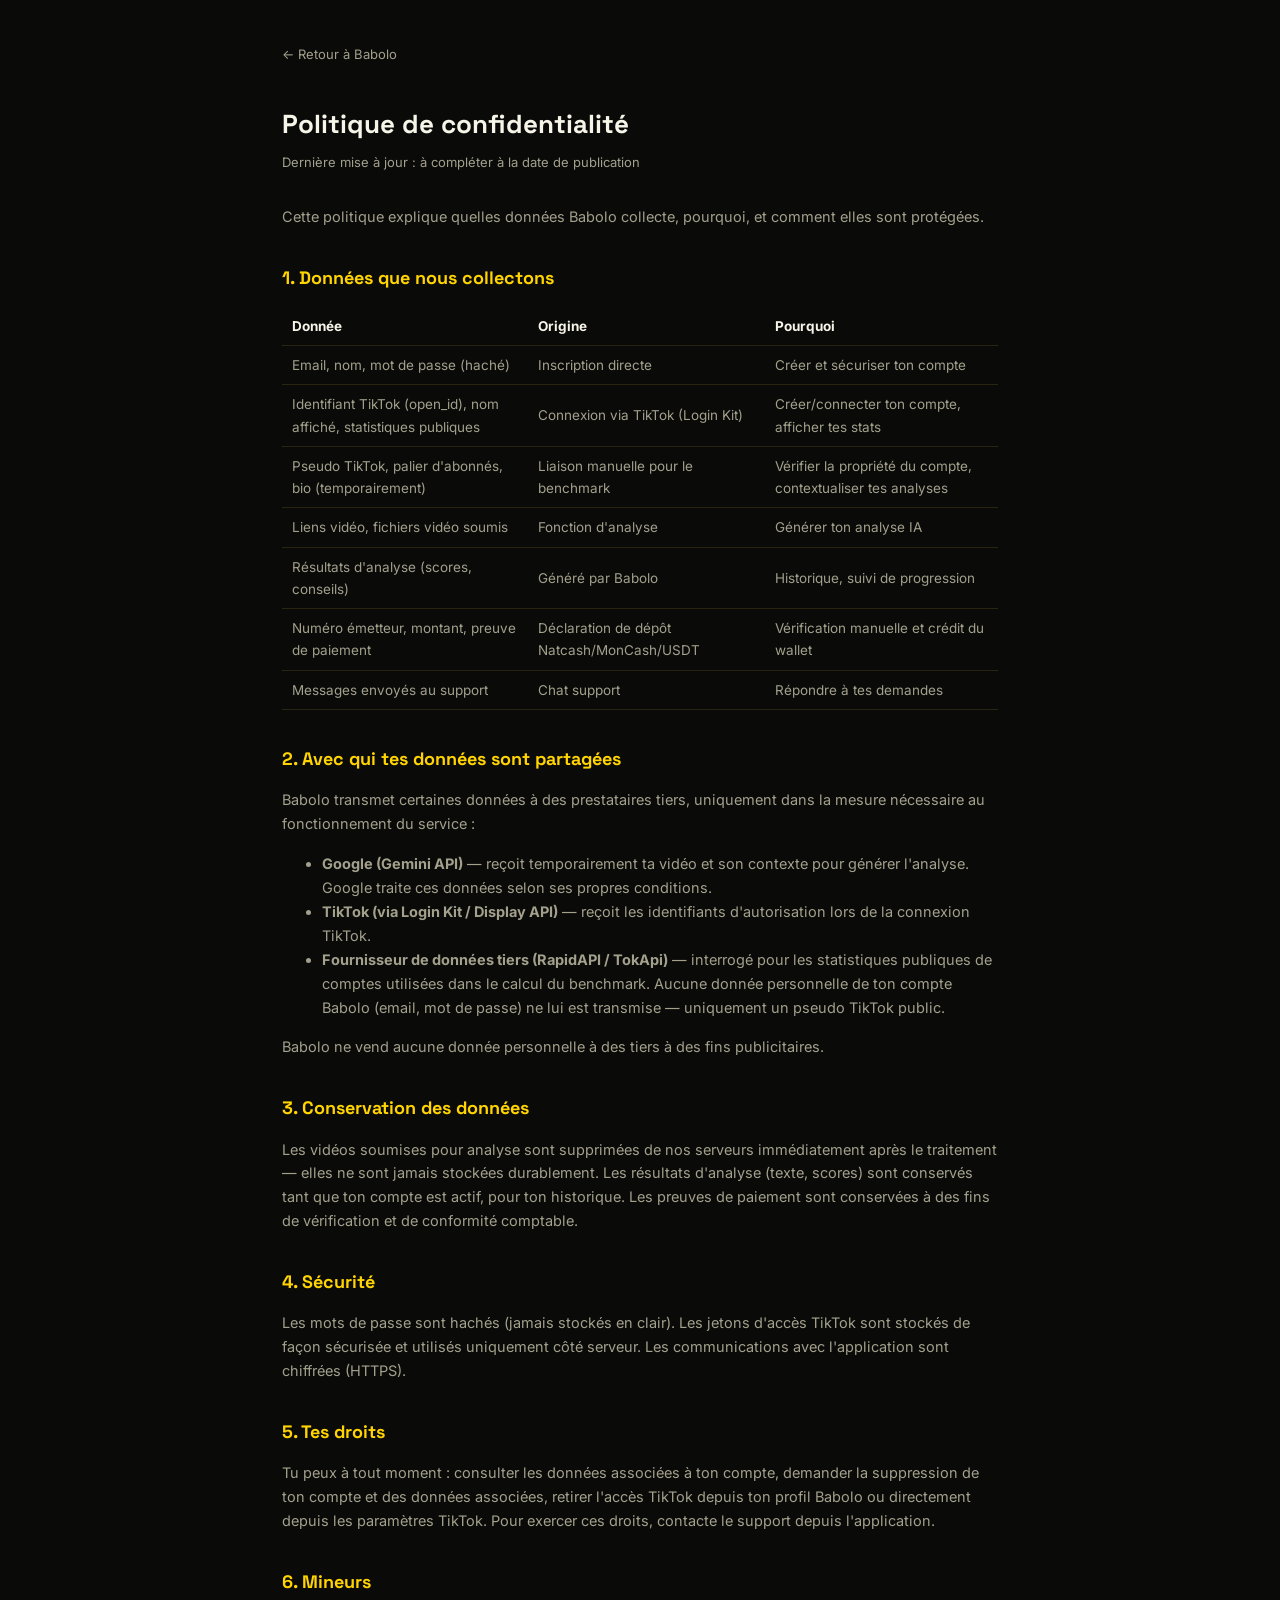
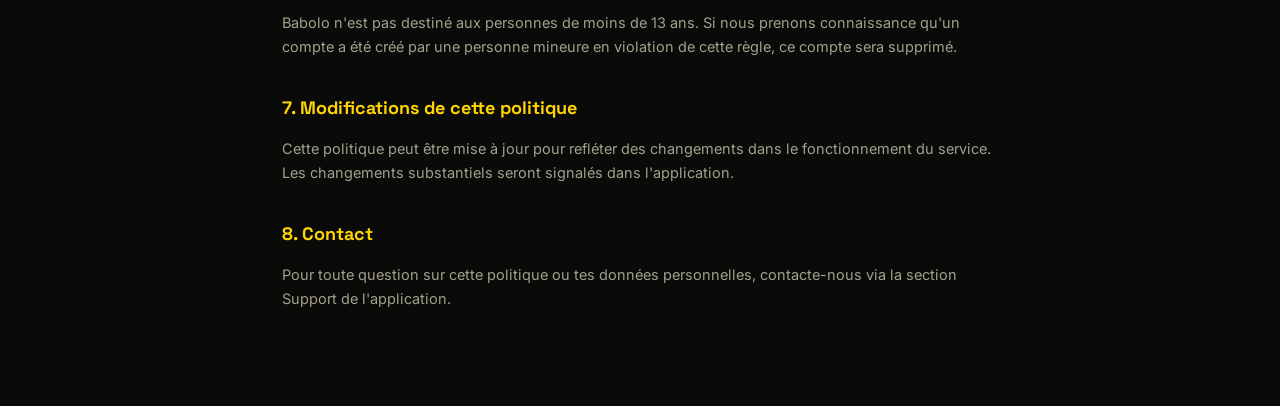
<file: privacy.html>
<!DOCTYPE html>
<html lang="fr">
<head>
<meta charset="UTF-8">
<meta name="viewport" content="width=device-width, initial-scale=1.0">
<title>Politique de confidentialité — Babolo</title>
<meta name="theme-color" content="#0a0a09">
<meta name="color-scheme" content="dark">
<link rel="preconnect" href="https://fonts.googleapis.com">
<link href="https://fonts.googleapis.com/css2?family=Space+Grotesk:wght@600;700&family=Inter:wght@400;500;600;700&display=swap" rel="stylesheet">
<style>
  :root{ color-scheme: dark; --bg:#0a0a09; --bg-elev:#141310; --border:#272512; --text:#f7f4e8; --text-dim:#a3a08c; --hive-1:#ffd400; }
  *{box-sizing:border-box;}
  body{margin:0;background:var(--bg);color:var(--text);font-family:'Inter',sans-serif;line-height:1.65;}
  .wrap{max-width:760px;margin:0 auto;padding:40px 22px 80px;}
  h1{font-family:'Space Grotesk',sans-serif;font-size:26px;margin-bottom:6px;}
  .updated{color:var(--text-dim);font-size:13px;margin-bottom:32px;}
  h2{font-family:'Space Grotesk',sans-serif;font-size:18px;color:var(--hive-1);margin-top:34px;margin-bottom:10px;}
  p,li{color:var(--text-dim);font-size:14.5px;}
  a{color:var(--hive-1);}
  table{width:100%;border-collapse:collapse;margin:14px 0;font-size:13.5px;}
  th,td{text-align:left;padding:8px 10px;border-bottom:1px solid var(--border);color:var(--text-dim);}
  th{color:var(--text);}
  .back{display:inline-block;margin-bottom:20px;color:var(--text-dim);text-decoration:none;font-size:13px;}
</style>
</head>
<body>
<div class="wrap">
  <a href="/" class="back">← Retour à Babolo</a>
  <h1>Politique de confidentialité</h1>
  <div class="updated">Dernière mise à jour : à compléter à la date de publication</div>

  <p>Cette politique explique quelles données Babolo collecte, pourquoi, et comment elles sont protégées.</p>

  <h2>1. Données que nous collectons</h2>
  <table>
    <tr><th>Donnée</th><th>Origine</th><th>Pourquoi</th></tr>
    <tr><td>Email, nom, mot de passe (haché)</td><td>Inscription directe</td><td>Créer et sécuriser ton compte</td></tr>
    <tr><td>Identifiant TikTok (open_id), nom affiché, statistiques publiques</td><td>Connexion via TikTok (Login Kit)</td><td>Créer/connecter ton compte, afficher tes stats</td></tr>
    <tr><td>Pseudo TikTok, palier d'abonnés, bio (temporairement)</td><td>Liaison manuelle pour le benchmark</td><td>Vérifier la propriété du compte, contextualiser tes analyses</td></tr>
    <tr><td>Liens vidéo, fichiers vidéo soumis</td><td>Fonction d'analyse</td><td>Générer ton analyse IA</td></tr>
    <tr><td>Résultats d'analyse (scores, conseils)</td><td>Généré par Babolo</td><td>Historique, suivi de progression</td></tr>
    <tr><td>Numéro émetteur, montant, preuve de paiement</td><td>Déclaration de dépôt Natcash/MonCash/USDT</td><td>Vérification manuelle et crédit du wallet</td></tr>
    <tr><td>Messages envoyés au support</td><td>Chat support</td><td>Répondre à tes demandes</td></tr>
  </table>

  <h2>2. Avec qui tes données sont partagées</h2>
  <p>Babolo transmet certaines données à des prestataires tiers, uniquement dans la mesure nécessaire au fonctionnement du service :</p>
  <ul>
    <li><b>Google (Gemini API)</b> — reçoit temporairement ta vidéo et son contexte pour générer l'analyse. Google traite ces données selon ses propres conditions.</li>
    <li><b>TikTok (via Login Kit / Display API)</b> — reçoit les identifiants d'autorisation lors de la connexion TikTok.</li>
    <li><b>Fournisseur de données tiers (RapidAPI / TokApi)</b> — interrogé pour les statistiques publiques de comptes utilisées dans le calcul du benchmark. Aucune donnée personnelle de ton compte Babolo (email, mot de passe) ne lui est transmise — uniquement un pseudo TikTok public.</li>
  </ul>
  <p>Babolo ne vend aucune donnée personnelle à des tiers à des fins publicitaires.</p>

  <h2>3. Conservation des données</h2>
  <p>Les vidéos soumises pour analyse sont supprimées de nos serveurs immédiatement après le traitement — elles ne sont jamais stockées durablement. Les résultats d'analyse (texte, scores) sont conservés tant que ton compte est actif, pour ton historique. Les preuves de paiement sont conservées à des fins de vérification et de conformité comptable.</p>

  <h2>4. Sécurité</h2>
  <p>Les mots de passe sont hachés (jamais stockés en clair). Les jetons d'accès TikTok sont stockés de façon sécurisée et utilisés uniquement côté serveur. Les communications avec l'application sont chiffrées (HTTPS).</p>

  <h2>5. Tes droits</h2>
  <p>Tu peux à tout moment : consulter les données associées à ton compte, demander la suppression de ton compte et des données associées, retirer l'accès TikTok depuis ton profil Babolo ou directement depuis les paramètres TikTok. Pour exercer ces droits, contacte le support depuis l'application.</p>

  <h2>6. Mineurs</h2>
  <p>Babolo n'est pas destiné aux personnes de moins de 13 ans. Si nous prenons connaissance qu'un compte a été créé par une personne mineure en violation de cette règle, ce compte sera supprimé.</p>

  <h2>7. Modifications de cette politique</h2>
  <p>Cette politique peut être mise à jour pour refléter des changements dans le fonctionnement du service. Les changements substantiels seront signalés dans l'application.</p>

  <h2>8. Contact</h2>
  <p>Pour toute question sur cette politique ou tes données personnelles, contacte-nous via la section Support de l'application.</p>
</div>
</body>
</html>
</file>
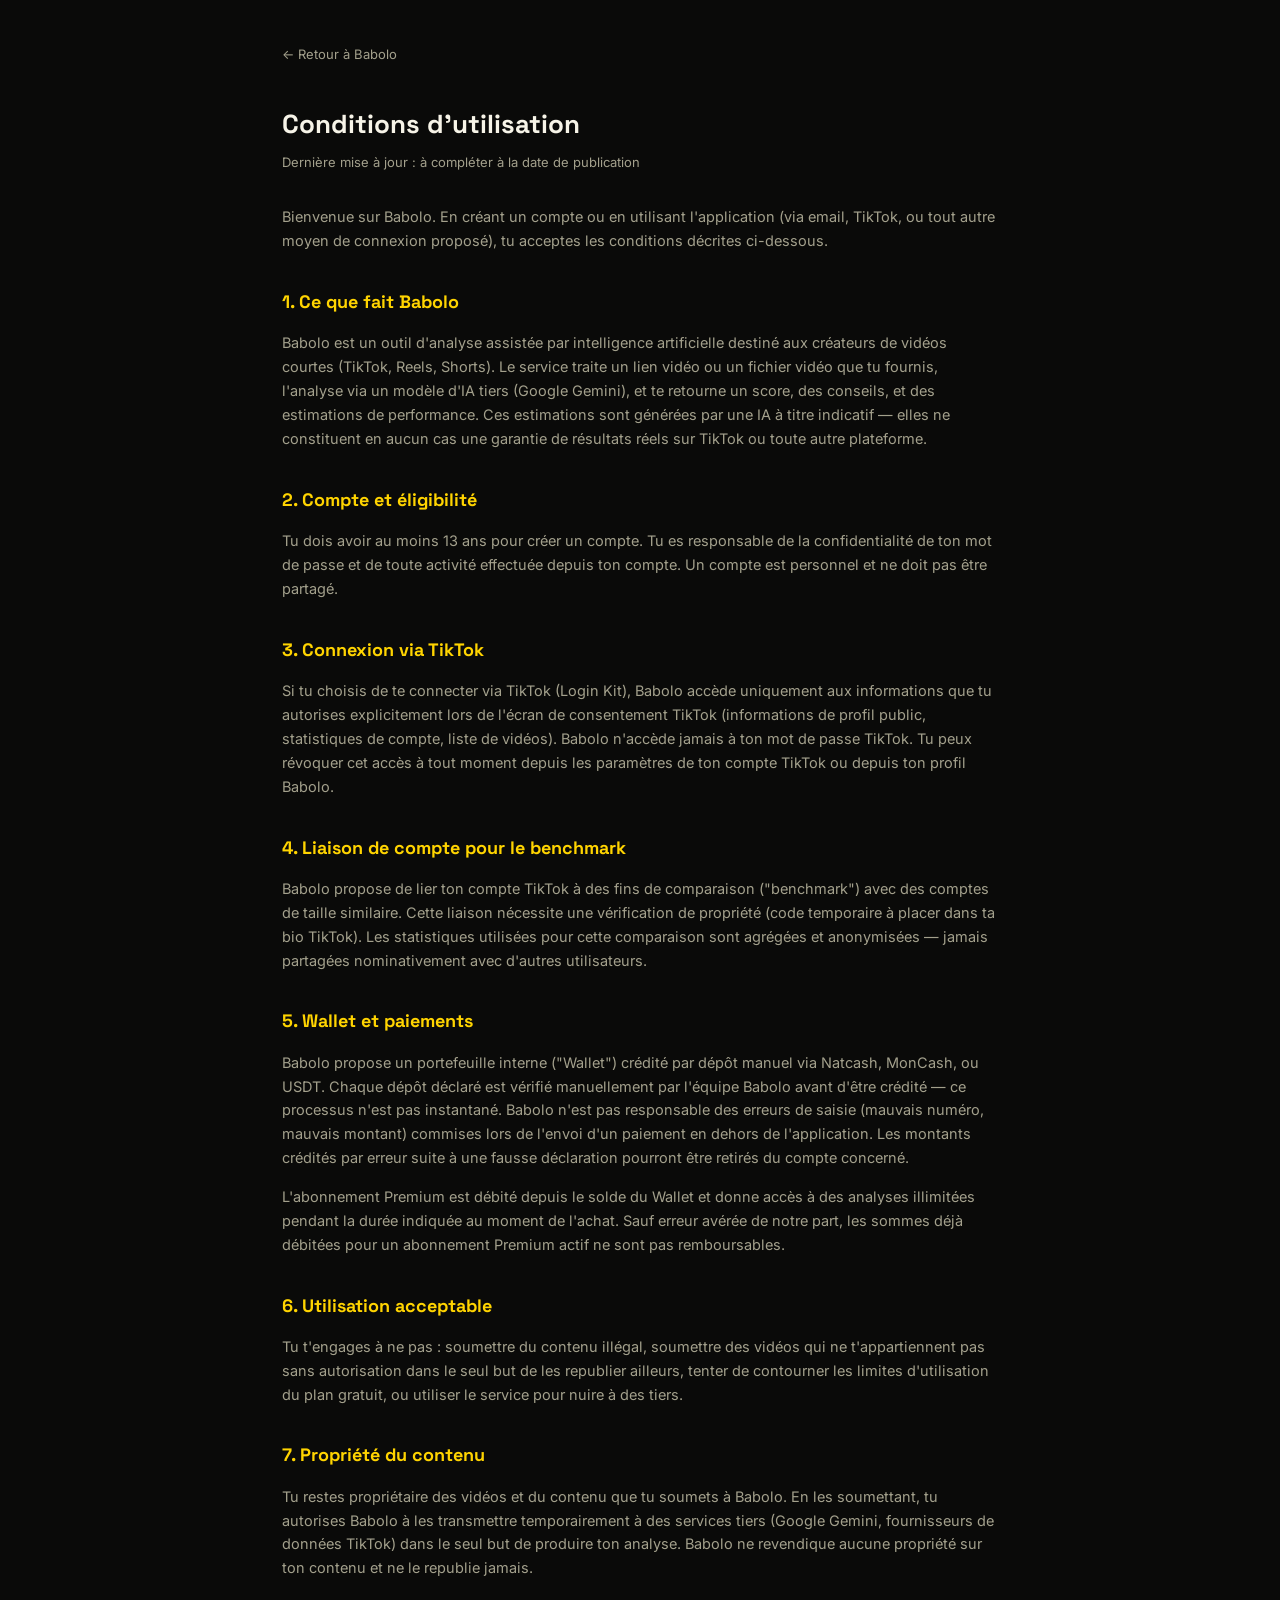
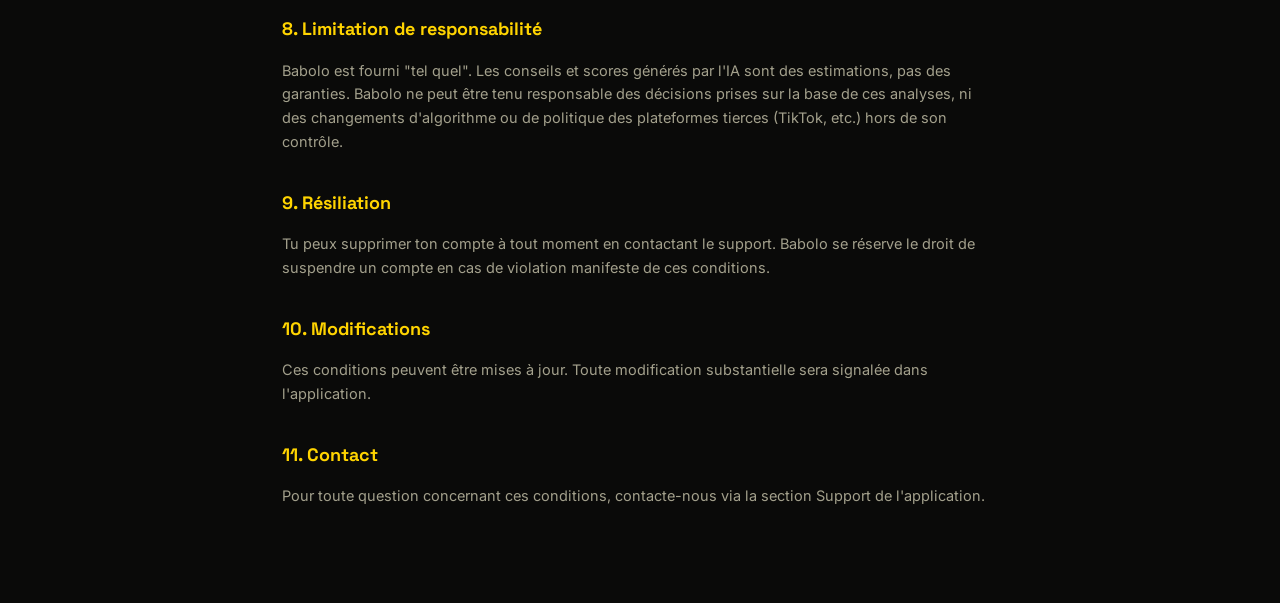
<file: terms.html>
<!DOCTYPE html>
<html lang="fr">
<head>
<meta charset="UTF-8">
<meta name="viewport" content="width=device-width, initial-scale=1.0">
<title>Conditions d'utilisation — Babolo</title>
<meta name="theme-color" content="#0a0a09">
<meta name="color-scheme" content="dark">
<link rel="preconnect" href="https://fonts.googleapis.com">
<link href="https://fonts.googleapis.com/css2?family=Space+Grotesk:wght@600;700&family=Inter:wght@400;500;600;700&display=swap" rel="stylesheet">
<style>
  :root{ color-scheme: dark; --bg:#0a0a09; --bg-elev:#141310; --border:#272512; --text:#f7f4e8; --text-dim:#a3a08c; --hive-1:#ffd400; }
  *{box-sizing:border-box;}
  body{margin:0;background:var(--bg);color:var(--text);font-family:'Inter',sans-serif;line-height:1.65;}
  .wrap{max-width:760px;margin:0 auto;padding:40px 22px 80px;}
  h1{font-family:'Space Grotesk',sans-serif;font-size:26px;margin-bottom:6px;}
  .updated{color:var(--text-dim);font-size:13px;margin-bottom:32px;}
  h2{font-family:'Space Grotesk',sans-serif;font-size:18px;color:var(--hive-1);margin-top:34px;margin-bottom:10px;}
  p,li{color:var(--text-dim);font-size:14.5px;}
  a{color:var(--hive-1);}
  .back{display:inline-block;margin-bottom:20px;color:var(--text-dim);text-decoration:none;font-size:13px;}
</style>
</head>
<body>
<div class="wrap">
  <a href="/" class="back">← Retour à Babolo</a>
  <h1>Conditions d'utilisation</h1>
  <div class="updated">Dernière mise à jour : à compléter à la date de publication</div>

  <p>Bienvenue sur Babolo. En créant un compte ou en utilisant l'application (via email, TikTok, ou tout autre moyen de connexion proposé), tu acceptes les conditions décrites ci-dessous.</p>

  <h2>1. Ce que fait Babolo</h2>
  <p>Babolo est un outil d'analyse assistée par intelligence artificielle destiné aux créateurs de vidéos courtes (TikTok, Reels, Shorts). Le service traite un lien vidéo ou un fichier vidéo que tu fournis, l'analyse via un modèle d'IA tiers (Google Gemini), et te retourne un score, des conseils, et des estimations de performance. Ces estimations sont générées par une IA à titre indicatif — elles ne constituent en aucun cas une garantie de résultats réels sur TikTok ou toute autre plateforme.</p>

  <h2>2. Compte et éligibilité</h2>
  <p>Tu dois avoir au moins 13 ans pour créer un compte. Tu es responsable de la confidentialité de ton mot de passe et de toute activité effectuée depuis ton compte. Un compte est personnel et ne doit pas être partagé.</p>

  <h2>3. Connexion via TikTok</h2>
  <p>Si tu choisis de te connecter via TikTok (Login Kit), Babolo accède uniquement aux informations que tu autorises explicitement lors de l'écran de consentement TikTok (informations de profil public, statistiques de compte, liste de vidéos). Babolo n'accède jamais à ton mot de passe TikTok. Tu peux révoquer cet accès à tout moment depuis les paramètres de ton compte TikTok ou depuis ton profil Babolo.</p>

  <h2>4. Liaison de compte pour le benchmark</h2>
  <p>Babolo propose de lier ton compte TikTok à des fins de comparaison ("benchmark") avec des comptes de taille similaire. Cette liaison nécessite une vérification de propriété (code temporaire à placer dans ta bio TikTok). Les statistiques utilisées pour cette comparaison sont agrégées et anonymisées — jamais partagées nominativement avec d'autres utilisateurs.</p>

  <h2>5. Wallet et paiements</h2>
  <p>Babolo propose un portefeuille interne ("Wallet") crédité par dépôt manuel via Natcash, MonCash, ou USDT. Chaque dépôt déclaré est vérifié manuellement par l'équipe Babolo avant d'être crédité — ce processus n'est pas instantané. Babolo n'est pas responsable des erreurs de saisie (mauvais numéro, mauvais montant) commises lors de l'envoi d'un paiement en dehors de l'application. Les montants crédités par erreur suite à une fausse déclaration pourront être retirés du compte concerné.</p>
  <p>L'abonnement Premium est débité depuis le solde du Wallet et donne accès à des analyses illimitées pendant la durée indiquée au moment de l'achat. Sauf erreur avérée de notre part, les sommes déjà débitées pour un abonnement Premium actif ne sont pas remboursables.</p>

  <h2>6. Utilisation acceptable</h2>
  <p>Tu t'engages à ne pas : soumettre du contenu illégal, soumettre des vidéos qui ne t'appartiennent pas sans autorisation dans le seul but de les republier ailleurs, tenter de contourner les limites d'utilisation du plan gratuit, ou utiliser le service pour nuire à des tiers.</p>

  <h2>7. Propriété du contenu</h2>
  <p>Tu restes propriétaire des vidéos et du contenu que tu soumets à Babolo. En les soumettant, tu autorises Babolo à les transmettre temporairement à des services tiers (Google Gemini, fournisseurs de données TikTok) dans le seul but de produire ton analyse. Babolo ne revendique aucune propriété sur ton contenu et ne le republie jamais.</p>

  <h2>8. Limitation de responsabilité</h2>
  <p>Babolo est fourni "tel quel". Les conseils et scores générés par l'IA sont des estimations, pas des garanties. Babolo ne peut être tenu responsable des décisions prises sur la base de ces analyses, ni des changements d'algorithme ou de politique des plateformes tierces (TikTok, etc.) hors de son contrôle.</p>

  <h2>9. Résiliation</h2>
  <p>Tu peux supprimer ton compte à tout moment en contactant le support. Babolo se réserve le droit de suspendre un compte en cas de violation manifeste de ces conditions.</p>

  <h2>10. Modifications</h2>
  <p>Ces conditions peuvent être mises à jour. Toute modification substantielle sera signalée dans l'application.</p>

  <h2>11. Contact</h2>
  <p>Pour toute question concernant ces conditions, contacte-nous via la section Support de l'application.</p>
</div>
</body>
</html>
</file>
<file: css/style.css>
:root{
  color-scheme: dark;
  --bg: #0a0a09;
  --bg-elev: rgba(20,19,16,.55);
  --hive-1: #ffd400;
  --hive-2: #ffb000;
  --text: #f7f4e8;
  --text-dim: #a3a08c;
  --border: rgba(255,212,0,.18);
}
*{box-sizing:border-box; margin:0; padding:0;}
html{scroll-behavior:smooth;}
body{
  background:var(--bg);
  color:var(--text);
  font-family:'Inter',sans-serif;
  -webkit-font-smoothing:antialiased;
  overflow-x:hidden;
}
h1,h2,.nav-logo{font-family:'Space Grotesk',sans-serif;}
.text-gradient{
  background:linear-gradient(100deg,var(--hive-2),var(--hive-1));
  -webkit-background-clip:text; background-clip:text; color:transparent;
}

/* ===== Canvas séquence plein écran ===== */
#sequence-canvas{
  position:fixed; top:0; left:0; width:100vw; height:100vh;
  z-index:1; display:block; background:#050504;
}

/* ===== Écran de chargement ===== */
#loading-screen{
  position:fixed; inset:0; z-index:50; background:var(--bg);
  display:flex; flex-direction:column; align-items:center; justify-content:center; gap:16px;
  transition:opacity .5s ease, visibility .5s ease;
}
#loading-screen.hidden{opacity:0; visibility:hidden; pointer-events:none;}
.loader-bee{font-size:44px; animation:beeFloat 1.4s ease-in-out infinite;}
@keyframes beeFloat{0%,100%{transform:translateY(0);}50%{transform:translateY(-10px);}}
.loader-bar{width:200px; height:4px; background:rgba(255,255,255,.08); border-radius:100px; overflow:hidden;}
.loader-fill{height:100%; width:0%; background:linear-gradient(90deg,var(--hive-2),var(--hive-1)); transition:width .15s ease;}
.loader-text{font-size:12.5px; color:var(--text-dim);}

/* ===== Navbar glassmorphism ===== */
.navbar{
  position:fixed; top:0; left:0; right:0; z-index:20;
  background:rgba(10,10,9,.55); backdrop-filter:blur(14px); -webkit-backdrop-filter:blur(14px);
  border-bottom:1px solid var(--border);
}
.navbar-inner{
  max-width:1180px; margin:0 auto; padding:16px 24px;
  display:flex; align-items:center; justify-content:space-between; gap:16px;
}
.nav-logo{font-weight:700; font-size:19px; display:flex; align-items:center; gap:8px;}
.nav-logo-icon{filter:drop-shadow(0 0 8px rgba(255,180,0,.6));}
.nav-links{display:flex; gap:26px; font-size:14px; color:var(--text-dim);}
.nav-links a{color:inherit; text-decoration:none;}
.nav-links a:hover{color:var(--text);}
.nav-actions{display:flex; gap:10px;}
@media (max-width:760px){ .nav-links{display:none;} }

/* ===== Boutons ===== */
.btn{border-radius:11px; padding:12px 18px; font-weight:600; font-size:14px; border:1px solid transparent; cursor:pointer; transition:transform .1s, opacity .15s;}
.btn:active{transform:scale(.97);}
.btn-flame{background:linear-gradient(100deg,var(--hive-2),var(--hive-1)); color:#120600;}
.btn-flame:hover{opacity:.9;}
.btn-ghost{background:rgba(255,255,255,.04); border-color:var(--border); color:var(--text);}
.btn-ghost:hover{border-color:var(--hive-1);}
.btn-lg{padding:15px 26px; font-size:15px;}

/* ===== Sections de défilement (hauteur = espace de scroll pour piloter le canvas) ===== */
.scroll-content{position:relative; z-index:2;}
.hero-spacer, .mid-spacer, .end-spacer{
  min-height:100vh; display:flex; align-items:center; justify-content:center; padding:100px 20px;
}

/* ===== Cartes glassmorphism flottantes ===== */
.glass-card{
  max-width:560px; width:100%;
  background:rgba(8,7,5,.72);
  border:1px solid var(--border);
  border-radius:20px;
  padding:36px 32px;
  backdrop-filter:blur(18px); -webkit-backdrop-filter:blur(18px);
  box-shadow:0 20px 60px rgba(0,0,0,.5);
  opacity:0; transform:translateY(24px);
  transition:opacity .5s ease, transform .5s ease;
  pointer-events:none;
}
.glass-card.visible{opacity:1; transform:translateY(0); pointer-events:auto;}

.hero-badge{display:inline-flex; align-items:center; gap:6px; background:rgba(255,212,0,.1); border:1px solid var(--border); padding:6px 13px; border-radius:100px; font-size:12px; font-weight:600; color:var(--hive-1); margin-bottom:16px;}
.hero-title{font-size:clamp(28px,5vw,42px); line-height:1.15; margin-bottom:14px;}
.hero-sub{color:var(--text-dim); font-size:15px; line-height:1.6; margin-bottom:24px;}
.hero-ctas{display:flex; gap:12px; flex-wrap:wrap; margin-bottom:28px;}
.hero-stats{display:flex; gap:22px; flex-wrap:wrap; font-size:12.5px; color:var(--text-dim); border-top:1px solid var(--border); padding-top:18px;}
.hero-stats b{color:var(--hive-1); font-family:'Space Grotesk';}

.feature-card .tag{color:var(--hive-1); font-weight:700; font-size:11px; letter-spacing:.08em; text-transform:uppercase; margin-bottom:10px; display:block;}
.feature-card h2{font-size:clamp(24px,4vw,32px); margin-bottom:14px;}
.feature-card p{color:var(--text-dim); font-size:14.5px; line-height:1.6; margin-bottom:22px;}
.feature-grid{display:grid; grid-template-columns:1fr 1fr; gap:10px;}
.feature-pill{background:rgba(255,255,255,.04); border:1px solid var(--border); border-radius:10px; padding:12px 14px; font-size:13px; font-weight:600;}

/* ===== Responsive ===== */
@media (max-width:600px){
  .glass-card{padding:26px 22px; border-radius:16px;}
  .hero-spacer,.mid-spacer,.end-spacer{padding:80px 16px;}
  .feature-grid{grid-template-columns:1fr;}
}
</file>
